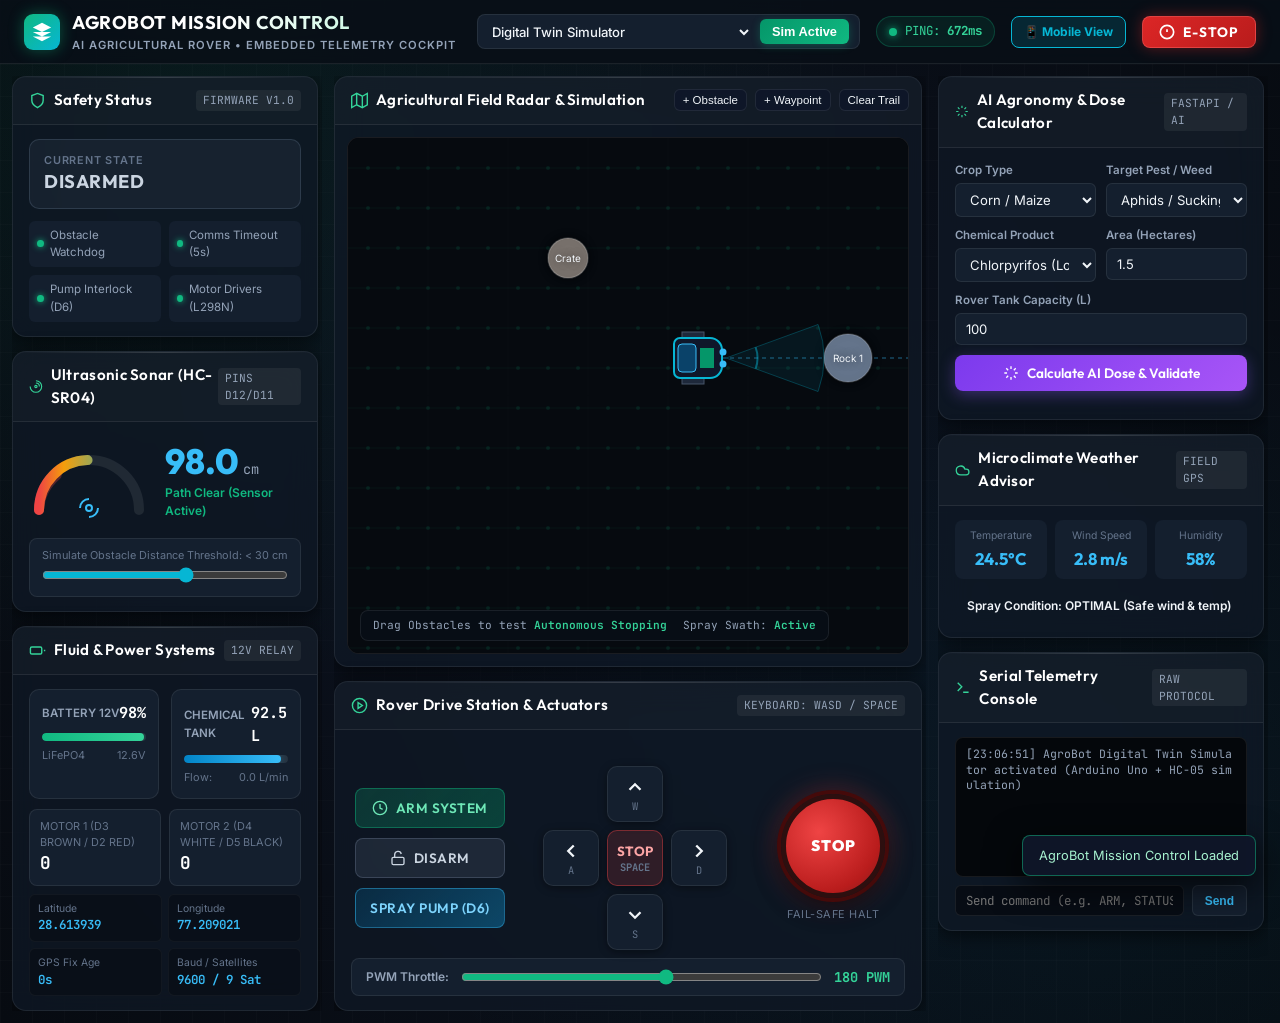
<file: dashboard/index.html>
<!DOCTYPE html>
<html lang="en">
<head>
  <meta charset="UTF-8">
  <meta name="viewport" content="width=device-width, initial-scale=1.0">
  <title>AgroBot Mission Control | AI Agricultural Rover Dashboard</title>
  <meta name="description" content="AI-Powered Agricultural Rover Mission Control & Telemetry Dashboard for remote operation, obstacle detection, GPS tracking, and precision pesticide application.">

  <!-- Google Fonts: Outfit, Inter, JetBrains Mono -->
  <link rel="preconnect" href="https://fonts.googleapis.com">
  <link rel="preconnect" href="https://fonts.gstatic.com" crossorigin>
  <link href="https://fonts.googleapis.com/css2?family=Inter:wght@400;500;600;700&family=JetBrains+Mono:wght@400;600;700&family=Outfit:wght@500;600;700;800;900&display=swap" rel="stylesheet">

  <!-- Core & Component Stylesheets -->
  <link rel="stylesheet" href="css/style.css">
  <link rel="stylesheet" href="css/components.css">
</head>
<body>
  <div class="app-container">
    <!-- ====================================================================
         TOP NAVIGATION & MISSION HEADER
         ==================================================================== -->
    <header class="top-header">
      <div class="brand-section">
        <div class="brand-logo" title="AgroBot AI System">
          <svg viewBox="0 0 24 24">
            <path d="M12 2L2 7l10 5 10-5-10-5zM2 17l10 5 10-5M2 12l10 5 10-5"/>
          </svg>
        </div>
        <div class="brand-title-wrap">
          <h1 class="brand-title">AGROBOT MISSION CONTROL</h1>
          <span class="brand-subtitle">AI Agricultural Rover • Embedded Telemetry Cockpit</span>
        </div>
      </div>

      <div class="header-actions">
        <!-- Connectivity Mode Selector -->
        <div class="connection-selector">
          <label for="connectionModeSelect" style="display:none;">Connection Mode</label>
          <select id="connectionModeSelect" class="connection-select">
            <option value="simulator" selected>Digital Twin Simulator</option>
            <option value="serial">Web Serial USB (Arduino Uno @ 9600)</option>
            <option value="bluetooth">Web Bluetooth (HC-05 Module)</option>
            <option value="websocket">FastAPI Gateway (ws://localhost:8000)</option>
          </select>
          <button id="btnConnect" class="btn-connect" type="button">Sim Active</button>
        </div>

        <!-- Heartbeat / Latency Pill -->
        <div id="heartbeatPill" class="heartbeat-pill">
          <span class="pulse-dot"></span>
          <span>PING: <strong id="heartbeatPing">12ms</strong></span>
        </div>

        <!-- Mobile Cockpit Link -->
        <a href="mobile.html" class="btn-desktop-link" style="background: rgba(6, 182, 212, 0.15); border: 1px solid #06b6d4; color: #06b6d4; padding: 6px 12px; border-radius: 8px; font-size: 12px; font-weight: 700; text-decoration: none; display: flex; align-items: center; gap: 6px;" title="Open Mobile Touch Cockpit">
          📱 Mobile View
        </a>

        <!-- Quick Header E-Stop -->
        <button id="btnEstopHeader" class="btn-estop-header" type="button" title="Instant Emergency Stop Override">
          <svg viewBox="0 0 24 24" fill="none" stroke="currentColor" stroke-width="2.5" width="16" height="16">
            <circle cx="12" cy="12" r="10"/>
            <line x1="12" y1="8" x2="12" y2="12"/>
            <line x1="12" y1="16" x2="12.01" y2="16"/>
          </svg>
          E-STOP
        </button>
      </div>
    </header>

    <!-- ====================================================================
         MAIN VIEWPORT: 3-COLUMN TACTICAL LAYOUT
         ==================================================================== -->
    <main class="dashboard-viewport">
      
      <!-- ------------------------------------------------------------------
           COLUMN 1: TELEMETRY & HARDWARE GAUGES
           ------------------------------------------------------------------ -->
      <section class="col-telemetry" aria-label="Rover Telemetry">
        
        <!-- Safety State Card -->
        <div class="glass-panel">
          <div class="panel-header">
            <h2 class="panel-title">
              <svg viewBox="0 0 24 24" fill="none" stroke="currentColor" stroke-width="2">
                <path d="M12 22s8-4 8-10V5l-8-3-8 3v7c0 6 8 10 8 10z"/>
              </svg>
              Safety Status
            </h2>
            <span class="panel-badge">FIRMWARE V1.0</span>
          </div>
          <div class="panel-body">
            <div id="stateBanner" class="state-banner disarmed">
              <div class="state-meta">
                <span class="state-label">Current State</span>
                <span id="stateValue" class="state-value">DISARMED</span>
              </div>
            </div>

            <div class="system-interlocks">
              <div class="interlock-badge active">
                <span class="interlock-indicator"></span>
                <span>Obstacle Watchdog</span>
              </div>
              <div class="interlock-badge active">
                <span class="interlock-indicator"></span>
                <span>Comms Timeout (5s)</span>
              </div>
              <div class="interlock-badge active">
                <span class="interlock-indicator"></span>
                <span>Pump Interlock (D6)</span>
              </div>
              <div class="interlock-badge active">
                <span class="interlock-indicator"></span>
                <span>Motor Drivers (L298N)</span>
              </div>
            </div>
          </div>
        </div>

        <!-- Ultrasonic Sonar Proximity Card -->
        <div class="glass-panel distance-gauge-card">
          <div class="panel-header">
            <h2 class="panel-title">
              <svg viewBox="0 0 24 24" fill="none" stroke="currentColor" stroke-width="2">
                <path d="M12 2a10 10 0 0 1 10 10c0 5.52-4.48 10-10 10S2 17.52 2 12"/>
                <path d="M12 6a6 6 0 0 1 6 6"/>
                <circle cx="12" cy="12" r="2"/>
              </svg>
              Ultrasonic Sonar (HC-SR04)
            </h2>
            <span class="panel-badge">PINS D12/D11</span>
          </div>
          <div class="panel-body">
            <div class="sonar-display">
              <!-- Radial Sonar Meter Arc -->
              <div class="sonar-arc-wrap">
                <svg class="sonar-arc-svg" viewBox="0 0 120 75">
                  <defs>
                    <linearGradient id="arc-gradient" x1="0%" y1="0%" x2="100%" y2="0%">
                      <stop offset="0%" stop-color="#ef4444"/>
                      <stop offset="25%" stop-color="#f59e0b"/>
                      <stop offset="100%" stop-color="#06b6d4"/>
                    </linearGradient>
                  </defs>
                  <!-- Background Arc (R=50, from 180° to 0°) -->
                  <path class="arc-bg" d="M 10,65 A 50,50 0 0,1 110,65"/>
                  <!-- Danger Zone (first 30cm) -->
                  <path class="arc-danger-zone" d="M 10,65 A 50,50 0 0,1 35,25"/>
                  <!-- Dynamic Fill Arc -->
                  <path id="sonarArcFill" class="arc-fill" d="M 10,65 A 50,50 0 0,1 110,65" stroke-dasharray="157" stroke-dashoffset="60"/>
                </svg>
                <div class="sonar-icon-center">
                  <svg viewBox="0 0 24 24" fill="none" stroke="currentColor" stroke-width="2">
                    <circle cx="12" cy="12" r="3"/>
                    <path d="M3 12a9 9 0 0 1 9-9"/>
                    <path d="M21 12a9 9 0 0 1-9 9"/>
                  </svg>
                </div>
              </div>

              <!-- Distance Numerical Readout -->
              <div class="distance-readout">
                <div class="distance-number-wrap">
                  <span id="sonarNumber" class="distance-number">120.0</span>
                  <span class="distance-unit">cm</span>
                </div>
                <div id="sonarStatus" class="distance-status">Path Clear (Sensor Active)</div>
              </div>
            </div>

            <!-- Obstacle Distance Simulation Slider -->
            <div class="distance-slider-wrap">
              <div class="distance-slider-label">
                <span>Simulate Obstacle Distance</span>
                <span>Threshold: &lt; 30 cm</span>
              </div>
              <input id="simDistanceSlider" class="sonar-slider" type="range" min="5" max="200" value="120" step="1" aria-label="Simulate obstacle distance">
            </div>
          </div>
        </div>

        <!-- Battery & Pesticide Tank Gauges -->
        <div class="glass-panel">
          <div class="panel-header">
            <h2 class="panel-title">
              <svg viewBox="0 0 24 24" fill="none" stroke="currentColor" stroke-width="2">
                <rect x="2" y="7" width="16" height="10" rx="2" ry="2"/>
                <line x1="22" y1="11" x2="22" y2="13"/>
              </svg>
              Fluid & Power Systems
            </h2>
            <span class="panel-badge">12V RELAY</span>
          </div>
          <div class="panel-body">
            <div class="gauges-duo">
              <!-- Battery Level -->
              <div class="sub-gauge-box">
                <div class="sub-gauge-header">
                  <span class="sub-gauge-title">Battery 12V</span>
                  <span id="batteryPct" class="sub-gauge-val">98%</span>
                </div>
                <div class="progress-track">
                  <div id="batteryBar" class="progress-fill battery-fill" style="width: 98%;"></div>
                </div>
                <div class="sub-gauge-meta">
                  <span>LiFePO4</span>
                  <span id="batteryVolt">12.6V</span>
                </div>
              </div>

              <!-- Chemical Spray Tank -->
              <div class="sub-gauge-box">
                <div class="sub-gauge-header">
                  <span class="sub-gauge-title">Chemical Tank</span>
                  <span id="tankLiters" class="sub-gauge-val">92.5 L</span>
                </div>
                <div class="progress-track">
                  <div id="tankBar" class="progress-fill tank-fill" style="width: 92%;"></div>
                </div>
                <div class="sub-gauge-meta">
                  <span>Flow:</span>
                  <span id="tankFlow">0.0 L/min</span>
                </div>
              </div>
            </div>

            <!-- Dual Motor Drivers Tachometer -->
            <div class="motor-tach-grid">
              <div class="motor-tach">
                <div class="motor-tach-name">Motor 1 (D3 Brown / D2 Red)</div>
                <div id="motorLeftPwm" class="motor-tach-pwm">0 PWM</div>
              </div>
              <div class="motor-tach">
                <div class="motor-tach-name">Motor 2 (D4 White / D5 Black)</div>
                <div id="motorRightPwm" class="motor-tach-pwm">0 PWM</div>
              </div>
            </div>

            <!-- GPS Positioning Subcard -->
            <div class="gps-info-grid">
              <div class="gps-cell">
                <div class="gps-cell-label">Latitude</div>
                <div id="gpsLat" class="gps-cell-value">28.613939°</div>
              </div>
              <div class="gps-cell">
                <div class="gps-cell-label">Longitude</div>
                <div id="gpsLon" class="gps-cell-value">77.209021°</div>
              </div>
              <div class="gps-cell">
                <div class="gps-cell-label">GPS Fix Age</div>
                <div id="gpsAge" class="gps-cell-value">0s</div>
              </div>
              <div class="gps-cell">
                <div class="gps-cell-label">Baud / Satellites</div>
                <div class="gps-cell-value">9600 / 9 Sat</div>
              </div>
            </div>
          </div>
        </div>

      </section>

      <!-- ------------------------------------------------------------------
           COLUMN 2: FIELD RADAR CANVAS & TACTICAL DRIVE STATION
           ------------------------------------------------------------------ -->
      <section class="col-drive-station" aria-label="Drive Station and Radar">
        
        <!-- Interactive 2D Field Radar Canvas -->
        <div class="glass-panel" style="flex: 1; display: flex; flex-direction: column;">
          <div class="panel-header">
            <h2 class="panel-title">
              <svg viewBox="0 0 24 24" fill="none" stroke="currentColor" stroke-width="2">
                <polygon points="1 6 1 22 8 18 16 22 23 18 23 2 16 6 8 2 1 6"/>
                <line x1="8" y1="2" x2="8" y2="18"/>
                <line x1="16" y1="6" x2="16" y2="22"/>
              </svg>
              Agricultural Field Radar & Simulation
            </h2>
            <div class="canvas-overlay-controls">
              <button id="btnAddObstacle" class="btn-canvas-tool" type="button" title="Add obstacle rock to field">
                + Obstacle
              </button>
              <button id="btnAddWaypoint" class="btn-canvas-tool" type="button" title="Set navigation waypoint">
                + Waypoint
              </button>
              <button id="btnClearSwath" class="btn-canvas-tool" type="button" title="Clear spray swath trail">
                Clear Trail
              </button>
            </div>
          </div>

          <div class="panel-body" style="flex: 1; padding: 12px; display: flex; flex-direction: column;">
            <div class="field-canvas-container" style="flex: 1;">
              <canvas id="fieldRadarCanvas"></canvas>
              <div class="canvas-telemetry-hud">
                <div>Drag Obstacles to test <span>Autonomous Stopping</span></div>
                <div>Spray Swath: <span id="swathAreaDisplay">Active</span></div>
              </div>
            </div>
          </div>
        </div>

        <!-- Tactical Drive Cockpit -->
        <div class="glass-panel drive-station-panel">
          <div class="panel-header">
            <h2 class="panel-title">
              <svg viewBox="0 0 24 24" fill="none" stroke="currentColor" stroke-width="2">
                <circle cx="12" cy="12" r="10"/>
                <polygon points="10 8 16 12 10 16 10 8"/>
              </svg>
              Rover Drive Station & Actuators
            </h2>
            <span class="panel-badge">KEYBOARD: WASD / SPACE</span>
          </div>

          <div class="panel-body">
            <div class="drive-controls-row">
              
              <!-- System Power & Arming Actions -->
              <div class="system-actions-col">
                <button id="btnArm" class="btn-action btn-arm" type="button">
                  <svg viewBox="0 0 24 24" fill="none" stroke="currentColor" stroke-width="2" width="16" height="16">
                    <circle cx="12" cy="12" r="10"/>
                    <path d="M12 6v6l4 2"/>
                  </svg>
                  ARM SYSTEM
                </button>
                <button id="btnDisarm" class="btn-action btn-disarm" type="button">
                  <svg viewBox="0 0 24 24" fill="none" stroke="currentColor" stroke-width="2" width="16" height="16">
                    <rect x="3" y="11" width="18" height="11" rx="2" ry="2"/>
                    <path d="M7 11V7a5 5 0 0 1 9.9-1"/>
                  </svg>
                  DISARM
                </button>
                <button id="btnPump" class="btn-action btn-pump" type="button">
                  SPRAY PUMP (D6)
                </button>
              </div>

              <!-- Directional D-Pad -->
              <div class="dpad-container">
                <div class="dpad-grid">
                  <div></div>
                  <button id="btnDpadForward" class="btn-dpad" type="button" aria-label="Drive Forward">
                    <svg viewBox="0 0 24 24" fill="none" stroke="currentColor" stroke-width="2.5">
                      <polyline points="18 15 12 9 6 15"/>
                    </svg>
                    <span class="key-hint">W</span>
                  </button>
                  <div></div>

                  <button id="btnDpadLeft" class="btn-dpad" type="button" aria-label="Turn Left">
                    <svg viewBox="0 0 24 24" fill="none" stroke="currentColor" stroke-width="2.5">
                      <polyline points="15 18 9 12 15 6"/>
                    </svg>
                    <span class="key-hint">A</span>
                  </button>

                  <button id="btnDpadStop" class="btn-dpad stop-center" type="button" aria-label="Stop Rover">
                    STOP
                    <span class="key-hint">SPACE</span>
                  </button>

                  <button id="btnDpadRight" class="btn-dpad" type="button" aria-label="Turn Right">
                    <svg viewBox="0 0 24 24" fill="none" stroke="currentColor" stroke-width="2.5">
                      <polyline points="9 18 15 12 9 6"/>
                    </svg>
                    <span class="key-hint">D</span>
                  </button>

                  <div></div>
                  <button id="btnDpadReverse" class="btn-dpad" type="button" aria-label="Drive Reverse">
                    <svg viewBox="0 0 24 24" fill="none" stroke="currentColor" stroke-width="2.5">
                      <polyline points="6 9 12 15 18 9"/>
                    </svg>
                    <span class="key-hint">S</span>
                  </button>
                  <div></div>
                </div>
              </div>

              <!-- Giant Tactile Emergency Stop Button -->
              <div class="estop-module">
                <button id="estopGiantBtn" class="estop-giant-btn" type="button" aria-label="Emergency Stop">
                  <span>STOP</span>
                </button>
                <span class="estop-subtext">FAIL-SAFE HALT</span>
              </div>

            </div>

            <!-- PWM Motor Speed Throttle Slider -->
            <div class="throttle-strip">
              <span class="throttle-label">PWM Throttle:</span>
              <input id="speedSlider" class="throttle-slider" type="range" min="80" max="255" value="180" step="5" aria-label="Motor Speed PWM">
              <span id="speedValBadge" class="throttle-val-badge">180 PWM</span>
            </div>
          </div>
        </div>

      </section>

      <!-- ------------------------------------------------------------------
           COLUMN 3: AI AGRONOMY & SERIAL CONSOLE
           ------------------------------------------------------------------ -->
      <section class="col-ai-terminal" aria-label="AI Agronomy and Terminal">
        
        <!-- AI Agronomic Dose Calculator -->
        <div class="glass-panel">
          <div class="panel-header">
            <h2 class="panel-title">
              <svg viewBox="0 0 24 24" fill="none" stroke="currentColor" stroke-width="2">
                <path d="M12 2v4M12 18v4M4.93 4.93l2.83 2.83M16.24 16.24l2.83 2.83M2 12h4M18 12h4M4.93 19.07l2.83-2.83M16.24 7.76l2.83-2.83"/>
              </svg>
              AI Agronomy & Dose Calculator
            </h2>
            <span class="panel-badge">FASTAPI / AI</span>
          </div>

          <div class="panel-body">
            <form id="agronomyForm" class="ai-form-group">
              <div class="form-row">
                <div>
                  <label for="cropSelect" class="form-label">Crop Type</label>
                  <select id="cropSelect" class="form-select">
                    <option value="wheat">Wheat</option>
                    <option value="corn" selected>Corn / Maize</option>
                    <option value="rice">Paddy Rice</option>
                    <option value="cotton">Cotton</option>
                    <option value="soybean">Soybean</option>
                    <option value="tomato">Tomato</option>
                  </select>
                </div>
                <div>
                  <label for="pestSelect" class="form-label">Target Pest / Weed</label>
                  <select id="pestSelect" class="form-select">
                    <option value="aphids" selected>Aphids / Sucking Pests</option>
                    <option value="armyworm">Fall Armyworm</option>
                    <option value="broadleaf_weeds">Broadleaf Weeds</option>
                    <option value="blight">Early / Late Blight</option>
                    <option value="rust">Rust Fungus</option>
                  </select>
                </div>
              </div>

              <div class="form-row">
                <div>
                  <label for="pesticideSelect" class="form-label">Chemical Product</label>
                  <select id="pesticideSelect" class="form-select">
                    <option value="chlorpyrifos" selected>Chlorpyrifos (Lorsban)</option>
                    <option value="glyphosate">Glyphosate (Roundup)</option>
                    <option value="mancozeb">Mancozeb (Dithane)</option>
                    <option value="imidacloprid">Imidacloprid (Confidor)</option>
                  </select>
                </div>
                <div>
                  <label for="areaInput" class="form-label">Area (Hectares)</label>
                  <input id="areaInput" class="form-input" type="number" min="0.1" max="100" step="0.1" value="1.5">
                </div>
              </div>

              <div>
                <label for="tankCapacityInput" class="form-label">Rover Tank Capacity (L)</label>
                <input id="tankCapacityInput" class="form-input" type="number" min="10" max="1000" step="5" value="100">
              </div>

              <button class="btn-ai-calculate" type="submit">
                <svg viewBox="0 0 24 24" fill="none" stroke="currentColor" stroke-width="2" width="16" height="16">
                  <path d="M12 2v4M12 18v4M4.93 4.93l2.83 2.83M16.24 16.24l2.83 2.83M2 12h4M18 12h4M4.93 19.07l2.83-2.83M16.24 7.76l2.83-2.83"/>
                </svg>
                Calculate AI Dose & Validate
              </button>
            </form>

            <!-- Results Card -->
            <div id="aiResultsCard" class="ai-results-card">
              <div class="ai-result-row">
                <span class="ai-result-key">Total Chemical:</span>
                <span id="resProductAmount" class="ai-result-val">1.13 L</span>
              </div>
              <div class="ai-result-row">
                <span class="ai-result-key">Carrier Water:</span>
                <span id="resSolutionVolume" class="ai-result-val">300.0 L</span>
              </div>
              <div class="ai-result-row">
                <span class="ai-result-key">Refill Cycles:</span>
                <span id="resTanksCount" class="ai-result-val">3 tank(s)</span>
              </div>
              <div class="ai-result-row">
                <span class="ai-result-key">Product/Tank:</span>
                <span id="resProductPerTank" class="ai-result-val">0.38 L/tank</span>
              </div>
              <div class="ai-result-row">
                <span class="ai-result-key">Drift Safety Risk:</span>
                <span id="resDriftRisk" class="ai-result-val" style="color: #6ee7b7;">Low (&lt; 2.0 bar)</span>
              </div>
            </div>
          </div>
        </div>

        <!-- Microclimate Weather & Spray Conditions -->
        <div class="glass-panel">
          <div class="panel-header">
            <h2 class="panel-title">
              <svg viewBox="0 0 24 24" fill="none" stroke="currentColor" stroke-width="2">
                <path d="M17.5 19H9a7 7 0 1 1 6.71-9h1.79a4.5 4.5 0 1 1 0 9Z"/>
              </svg>
              Microclimate Weather Advisor
            </h2>
            <span class="panel-badge">FIELD GPS</span>
          </div>

          <div class="panel-body weather-card-content">
            <div class="weather-stats-grid">
              <div class="weather-stat-box">
                <span class="weather-stat-label">Temperature</span>
                <span id="weatherTemp" class="weather-stat-val">24.5°C</span>
              </div>
              <div class="weather-stat-box">
                <span class="weather-stat-label">Wind Speed</span>
                <span id="weatherWind" class="weather-stat-val">2.8 m/s</span>
              </div>
              <div class="weather-stat-box">
                <span class="weather-stat-label">Humidity</span>
                <span id="weatherHum" class="weather-stat-val">58%</span>
              </div>
            </div>

            <div id="weatherSafetyPill" class="spray-safety-pill safe">
              Spray Condition: OPTIMAL (Safe wind & temp)
            </div>
          </div>
        </div>

        <!-- Live Serial Console & Packet Terminal -->
        <div class="glass-panel">
          <div class="panel-header">
            <h2 class="panel-title">
              <svg viewBox="0 0 24 24" fill="none" stroke="currentColor" stroke-width="2">
                <polyline points="4 17 10 11 4 5"/>
                <line x1="12" y1="19" x2="20" y2="19"/>
              </svg>
              Serial Telemetry Console
            </h2>
            <span class="panel-badge">RAW PROTOCOL</span>
          </div>

          <div class="panel-body console-box-container">
            <div id="consoleLog" class="console-log-box" aria-live="polite"></div>
            
            <div class="console-input-row">
              <label for="consoleCmdInput" style="display:none;">Serial Command Input</label>
              <input id="consoleCmdInput" class="console-input" type="text" placeholder="Send command (e.g. ARM, STATUS, FORWARD)...">
              <button id="btnConsoleSend" class="btn-console-send" type="button">Send</button>
            </div>
          </div>
        </div>

      </section>

    </main>

    <!-- Floating Toast Notifications Container -->
    <div id="toastContainer" class="toast-container" aria-live="assertive"></div>
  </div>

  <!-- Main Application Script (ES Module) -->
  <script type="module" src="js/app.js"></script>
</body>
</html>
</file>
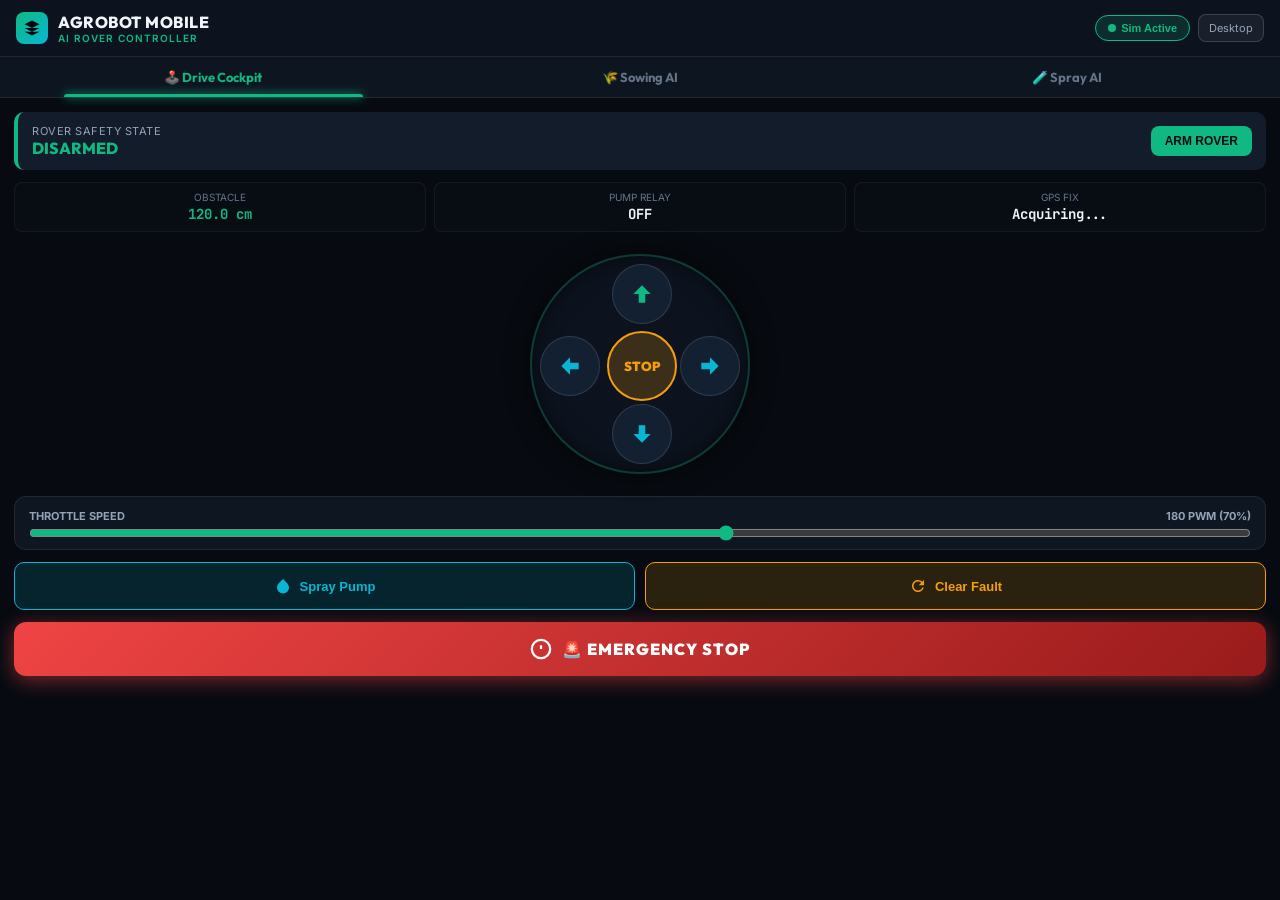
<file: dashboard/mobile.html>
<!DOCTYPE html>
<html lang="en">
<head>
  <meta charset="UTF-8">
  <meta name="viewport" content="width=device-width, initial-scale=1.0, maximum-scale=1.0, user-scalable=no">
  <title>AgroBot Mobile Controller | Bluetooth & Telemetry</title>
  <meta name="description" content="Mobile tactile drive pad and telemetry monitor for AgroBot AI agricultural rover via HC-05 Bluetooth and WebSocket.">
  <meta name="theme-color" content="#070b11">

  <!-- Google Fonts: Outfit, Inter, JetBrains Mono -->
  <link rel="preconnect" href="https://fonts.googleapis.com">
  <link rel="preconnect" href="https://fonts.gstatic.com" crossorigin>
  <link href="https://fonts.googleapis.com/css2?family=Inter:wght@400;500;600;700&family=JetBrains+Mono:wght@500;700&family=Outfit:wght@600;700;800;900&display=swap" rel="stylesheet">

  <style>
    * {
      box-sizing: border-box;
      margin: 0;
      padding: 0;
      -webkit-tap-highlight-color: transparent;
      user-select: none;
    }

    body {
      background: #070b11;
      color: #f1f5f9;
      font-family: 'Inter', -apple-system, sans-serif;
      overflow-x: hidden;
      min-height: 100vh;
      display: flex;
      flex-direction: column;
    }

    /* Mobile Header */
    .mobile-header {
      background: rgba(13, 21, 32, 0.95);
      backdrop-filter: blur(12px);
      border-bottom: 1px solid rgba(255, 255, 255, 0.08);
      padding: 12px 16px;
      display: flex;
      justify-content: space-between;
      align-items: center;
      position: sticky;
      top: 0;
      z-index: 100;
    }

    .brand-group {
      display: flex;
      align-items: center;
      gap: 10px;
    }

    .brand-icon {
      width: 32px;
      height: 32px;
      background: linear-gradient(135deg, #10b981, #06b6d4);
      border-radius: 8px;
      display: flex;
      align-items: center;
      justify-content: center;
    }

    .brand-icon svg {
      width: 18px;
      height: 18px;
      fill: #070b11;
    }

    .brand-title {
      font-family: 'Outfit', sans-serif;
      font-size: 16px;
      font-weight: 800;
      letter-spacing: 0.5px;
    }

    .brand-tag {
      font-size: 10px;
      color: #10b981;
      font-weight: 600;
      letter-spacing: 1px;
    }

    .header-actions {
      display: flex;
      align-items: center;
      gap: 8px;
    }

    .btn-conn {
      background: rgba(16, 185, 129, 0.15);
      border: 1px solid #10b981;
      color: #10b981;
      padding: 6px 12px;
      border-radius: 20px;
      font-size: 11px;
      font-weight: 700;
      display: flex;
      align-items: center;
      gap: 5px;
      cursor: pointer;
    }

    .btn-conn.disconnected {
      background: rgba(239, 68, 68, 0.15);
      border-color: #ef4444;
      color: #ef4444;
    }

    .btn-desktop {
      background: rgba(255, 255, 255, 0.06);
      border: 1px solid rgba(255, 255, 255, 0.15);
      color: #94a3b8;
      padding: 6px 10px;
      border-radius: 8px;
      font-size: 11px;
      text-decoration: none;
    }

    /* Tab Selector */
    .tab-bar {
      display: flex;
      background: #0d1520;
      border-bottom: 1px solid rgba(255, 255, 255, 0.08);
    }

    .tab-btn {
      flex: 1;
      padding: 12px 8px;
      background: none;
      border: none;
      color: #64748b;
      font-family: 'Outfit', sans-serif;
      font-weight: 700;
      font-size: 13px;
      cursor: pointer;
      position: relative;
    }

    .tab-btn.active {
      color: #10b981;
    }

    .tab-btn.active::after {
      content: '';
      position: absolute;
      bottom: 0;
      left: 15%;
      width: 70%;
      height: 3px;
      background: #10b981;
      border-radius: 3px 3px 0 0;
      box-shadow: 0 0 10px #10b981;
    }

    /* Content Area */
    .tab-content {
      padding: 14px;
      flex: 1;
      display: none;
    }

    .tab-content.active {
      display: flex;
      flex-direction: column;
      gap: 12px;
    }

    /* Cards */
    .mobile-card {
      background: rgba(15, 25, 38, 0.8);
      border: 1px solid rgba(255, 255, 255, 0.08);
      border-radius: 12px;
      padding: 12px 14px;
    }

    /* State Pill Banner */
    .state-banner {
      display: flex;
      justify-content: space-between;
      align-items: center;
      padding: 12px 14px;
      background: rgba(20, 31, 46, 0.9);
      border-radius: 10px;
      border-left: 4px solid #10b981;
    }

    .state-banner.warning {
      border-left-color: #f59e0b;
    }

    .state-banner.danger {
      border-left-color: #ef4444;
    }

    .state-label {
      font-size: 11px;
      color: #94a3b8;
      text-transform: uppercase;
      letter-spacing: 0.5px;
    }

    .state-title {
      font-family: 'Outfit', sans-serif;
      font-size: 16px;
      font-weight: 800;
      color: #10b981;
    }

    .btn-arm-sm {
      background: #10b981;
      color: #070b11;
      border: none;
      padding: 8px 14px;
      border-radius: 8px;
      font-weight: 800;
      font-size: 12px;
      cursor: pointer;
    }

    /* Sensor Grid */
    .sensor-grid {
      display: grid;
      grid-template-columns: 1fr 1fr 1fr;
      gap: 8px;
      text-align: center;
    }

    .sensor-item {
      background: rgba(9, 15, 23, 0.6);
      padding: 8px;
      border-radius: 8px;
      border: 1px solid rgba(255, 255, 255, 0.05);
    }

    .sensor-item-label {
      font-size: 10px;
      color: #64748b;
      margin-bottom: 2px;
    }

    .sensor-item-val {
      font-family: 'JetBrains Mono', monospace;
      font-size: 14px;
      font-weight: 700;
      color: #f1f5f9;
    }

    .sensor-item-val.highlight {
      color: #10b981;
    }

    .sensor-item-val.warning {
      color: #f59e0b;
    }

    .sensor-item-val.danger {
      color: #ef4444;
    }

    /* Tactile Thumb D-Pad */
    .dpad-container {
      display: flex;
      justify-content: center;
      align-items: center;
      padding: 10px 0;
    }

    .dpad-circle {
      width: 220px;
      height: 220px;
      background: rgba(13, 21, 32, 0.95);
      border: 2px solid rgba(16, 185, 129, 0.25);
      border-radius: 50%;
      position: relative;
      box-shadow: 0 0 25px rgba(0, 0, 0, 0.8), inset 0 0 20px rgba(0, 0, 0, 0.6);
    }

    .dpad-btn {
      position: absolute;
      width: 60px;
      height: 60px;
      background: rgba(22, 36, 54, 0.85);
      border: 1px solid rgba(255, 255, 255, 0.12);
      border-radius: 50%;
      color: #f1f5f9;
      display: flex;
      align-items: center;
      justify-content: center;
      cursor: pointer;
      touch-action: manipulation;
      transition: all 0.1s ease;
    }

    .dpad-btn:active {
      background: rgba(16, 185, 129, 0.35);
      border-color: #10b981;
      transform: scale(0.92);
      box-shadow: 0 0 15px rgba(16, 185, 129, 0.5);
    }

    .dpad-btn svg {
      width: 26px;
      height: 26px;
      fill: currentColor;
    }

    .dpad-up    { top: 8px; left: 80px; color: #10b981; }
    .dpad-down  { bottom: 8px; left: 80px; color: #06b6d4; }
    .dpad-left  { top: 80px; left: 8px; color: #06b6d4; }
    .dpad-right { top: 80px; right: 8px; color: #06b6d4; }

    .dpad-center {
      position: absolute;
      top: 75px;
      left: 75px;
      width: 70px;
      height: 70px;
      background: rgba(245, 158, 11, 0.2);
      border: 2px solid #f59e0b;
      border-radius: 50%;
      color: #f59e0b;
      font-family: 'Outfit', sans-serif;
      font-weight: 900;
      font-size: 13px;
      display: flex;
      align-items: center;
      justify-content: center;
      cursor: pointer;
    }

    .dpad-center:active {
      background: #f59e0b;
      color: #070b11;
      transform: scale(0.92);
    }

    /* Speed Slider */
    .slider-row {
      display: flex;
      flex-direction: column;
      gap: 6px;
    }

    .slider-header {
      display: flex;
      justify-content: space-between;
      font-size: 11px;
      color: #94a3b8;
      font-weight: 700;
    }

    .speed-slider {
      width: 100%;
      height: 8px;
      border-radius: 4px;
      background: #141f2e;
      outline: none;
      accent-color: #10b981;
    }

    /* Action Buttons */
    .btn-action-row {
      display: grid;
      grid-template-columns: 1fr 1fr;
      gap: 10px;
    }

    .btn-pump {
      background: rgba(6, 182, 212, 0.15);
      border: 1px solid #06b6d4;
      color: #06b6d4;
      padding: 14px 10px;
      border-radius: 10px;
      font-weight: 800;
      font-size: 13px;
      display: flex;
      align-items: center;
      justify-content: center;
      gap: 8px;
      cursor: pointer;
    }

    .btn-pump.active {
      background: #06b6d4;
      color: #070b11;
      box-shadow: 0 0 20px rgba(6, 182, 212, 0.5);
    }

    .btn-clear {
      background: rgba(245, 158, 11, 0.15);
      border: 1px solid #f59e0b;
      color: #f59e0b;
      padding: 14px 10px;
      border-radius: 10px;
      font-weight: 800;
      font-size: 13px;
      display: flex;
      align-items: center;
      justify-content: center;
      gap: 8px;
      cursor: pointer;
    }

    .btn-estop-mobile {
      background: linear-gradient(135deg, #ef4444, #991b1b);
      color: #ffffff;
      border: none;
      padding: 16px;
      border-radius: 12px;
      font-family: 'Outfit', sans-serif;
      font-weight: 900;
      font-size: 16px;
      letter-spacing: 1px;
      display: flex;
      align-items: center;
      justify-content: center;
      gap: 10px;
      cursor: pointer;
      box-shadow: 0 4px 20px rgba(239, 68, 68, 0.5);
    }

    .btn-estop-mobile:active {
      transform: scale(0.97);
    }

    /* Calculator Form */
    .form-group {
      display: flex;
      flex-direction: column;
      gap: 4px;
      margin-bottom: 10px;
    }

    .form-group label {
      font-size: 11px;
      color: #94a3b8;
      font-weight: 600;
    }

    .form-group input, .form-group select {
      background: #090f17;
      border: 1px solid rgba(255, 255, 255, 0.12);
      border-radius: 8px;
      color: #f1f5f9;
      padding: 10px 12px;
      font-size: 14px;
      outline: none;
    }

    .form-group input:focus, .form-group select:focus {
      border-color: #10b981;
    }

    .btn-calc {
      background: #10b981;
      color: #070b11;
      border: none;
      padding: 12px;
      border-radius: 8px;
      font-weight: 800;
      font-size: 14px;
      cursor: pointer;
      width: 100%;
      margin-top: 6px;
    }

    .calc-result-box {
      background: rgba(16, 185, 129, 0.1);
      border: 1px solid rgba(16, 185, 129, 0.3);
      border-radius: 10px;
      padding: 12px;
      margin-top: 12px;
      font-size: 13px;
      line-height: 1.6;
    }

    /* Bluetooth Select Modal */
    .modal-overlay {
      position: fixed;
      inset: 0;
      background: rgba(0, 0, 0, 0.85);
      backdrop-filter: blur(8px);
      z-index: 200;
      display: none;
      align-items: center;
      justify-content: center;
      padding: 20px;
    }

    .modal-overlay.active {
      display: flex;
    }

    .modal-card {
      background: #0d1520;
      border: 1px solid rgba(255, 255, 255, 0.12);
      border-radius: 16px;
      width: 100%;
      max-width: 360px;
      padding: 20px;
    }

    .modal-title {
      font-family: 'Outfit', sans-serif;
      font-size: 17px;
      font-weight: 800;
      margin-bottom: 12px;
    }

    .conn-option-btn {
      width: 100%;
      padding: 12px 14px;
      background: rgba(255, 255, 255, 0.05);
      border: 1px solid rgba(255, 255, 255, 0.1);
      border-radius: 10px;
      color: #f1f5f9;
      font-weight: 700;
      font-size: 13px;
      display: flex;
      align-items: center;
      gap: 10px;
      margin-bottom: 8px;
      cursor: pointer;
    }

    .conn-option-btn:hover {
      background: rgba(16, 185, 129, 0.15);
      border-color: #10b981;
      color: #10b981;
    }

    .btn-close-modal {
      width: 100%;
      padding: 10px;
      background: none;
      border: 1px solid rgba(255, 255, 255, 0.15);
      border-radius: 8px;
      color: #94a3b8;
      font-weight: 600;
      margin-top: 8px;
      cursor: pointer;
    }
  </style>
</head>
<body>

  <!-- Mobile Top Header -->
  <header class="mobile-header">
    <div class="brand-group">
      <div class="brand-icon">
        <svg viewBox="0 0 24 24"><path d="M12 2L2 7l10 5 10-5-10-5zM2 17l10 5 10-5M2 12l10 5 10-5"/></svg>
      </div>
      <div>
        <div class="brand-title">AGROBOT MOBILE</div>
        <div class="brand-tag">AI ROVER CONTROLLER</div>
      </div>
    </div>

    <div class="header-actions">
      <button id="btnConnModal" class="btn-conn">
        <span id="connDot" style="width: 8px; height: 8px; border-radius: 50%; background: #10b981;"></span>
        <span id="connLabel">Sim Active</span>
      </button>
      <a href="index.html" class="btn-desktop" title="Open Desktop Dashboard">Desktop</a>
    </div>
  </header>

  <!-- Navigation Tabs -->
  <nav class="tab-bar">
    <button class="tab-btn active" onclick="switchTab('drive')">🕹️ Drive Cockpit</button>
    <button class="tab-btn" onclick="switchTab('sowing')">🌾 Sowing AI</button>
    <button class="tab-btn" onclick="switchTab('pesticide')">🧪 Spray AI</button>
  </nav>

  <!-- TAB 1: Rover Drive Cockpit -->
  <main id="tab-drive" class="tab-content active">

    <!-- State Banner -->
    <div id="mStateBanner" class="state-banner">
      <div>
        <div class="state-label">ROVER SAFETY STATE</div>
        <div id="mStateVal" class="state-title">DISARMED</div>
      </div>
      <button id="btnArmToggle" class="btn-arm-sm">ARM ROVER</button>
    </div>

    <!-- Sensor Metrics Grid -->
    <div class="sensor-grid">
      <div class="sensor-item">
        <div class="sensor-item-label">OBSTACLE</div>
        <div id="mSonarVal" class="sensor-item-val highlight">150.0 cm</div>
      </div>
      <div class="sensor-item">
        <div class="sensor-item-label">PUMP RELAY</div>
        <div id="mPumpVal" class="sensor-item-val">OFF</div>
      </div>
      <div class="sensor-item">
        <div class="sensor-item-label">GPS FIX</div>
        <div id="mGpsVal" class="sensor-item-val">Acquiring...</div>
      </div>
    </div>

    <!-- Tactile Thumb D-Pad -->
    <div class="dpad-container">
      <div class="dpad-circle">
        <!-- Up / Forward -->
        <button id="mBtnUp" class="dpad-btn dpad-up" aria-label="Forward">
          <svg viewBox="0 0 24 24"><path d="M12 4l-8 8h5v8h6v-8h5z"/></svg>
        </button>

        <!-- Down / Reverse -->
        <button id="mBtnDown" class="dpad-btn dpad-down" aria-label="Reverse">
          <svg viewBox="0 0 24 24"><path d="M12 20l8-8h-5V4h-6v8H4z"/></svg>
        </button>

        <!-- Left -->
        <button id="mBtnLeft" class="dpad-btn dpad-left" aria-label="Turn Left">
          <svg viewBox="0 0 24 24"><path d="M4 12l8-8v5h8v6h-8v5z"/></svg>
        </button>

        <!-- Right -->
        <button id="mBtnRight" class="dpad-btn dpad-right" aria-label="Turn Right">
          <svg viewBox="0 0 24 24"><path d="M20 12l-8 8v-5H4v-6h8V4z"/></svg>
        </button>

        <!-- Center STOP -->
        <button id="mBtnStop" class="dpad-center" aria-label="Stop">
          STOP
        </button>
      </div>
    </div>

    <!-- Speed Slider -->
    <div class="mobile-card slider-row">
      <div class="slider-header">
        <span>THROTTLE SPEED</span>
        <span id="mSpeedLabel">180 PWM (70%)</span>
      </div>
      <input type="range" id="mSpeedSlider" class="speed-slider" min="80" max="255" value="180">
    </div>

    <!-- Action Buttons -->
    <div class="btn-action-row">
      <button id="mBtnPumpToggle" class="btn-pump">
        <svg width="18" height="18" viewBox="0 0 24 24" fill="currentColor"><path d="M12 2.69l5.66 5.66a8 8 0 1 1-11.31 0z"/></svg>
        <span id="mPumpBtnLabel">Spray Pump</span>
      </button>

      <button id="mBtnClearFault" class="btn-clear">
        <svg width="18" height="18" viewBox="0 0 24 24" fill="currentColor"><path d="M17.65 6.35A7.958 7.958 0 0 0 12 4c-4.42 0-7.99 3.58-7.99 8s3.57 8 7.99 8c3.73 0 6.84-2.55 7.73-6h-2.08A5.99 5.99 0 0 1 12 18c-3.31 0-6-2.69-6-6s2.69-6 6-6c1.66 0 3.14.69 4.22 1.78L13 11h7V4l-2.35 2.35z"/></svg>
        <span>Clear Fault</span>
      </button>
    </div>

    <!-- Giant E-Stop Button -->
    <button id="mBtnEstop" class="btn-estop-mobile">
      <svg width="22" height="22" viewBox="0 0 24 24" fill="none" stroke="currentColor" stroke-width="2.5"><circle cx="12" cy="12" r="10"/><line x1="12" y1="8" x2="12" y2="12"/><line x1="12" y1="16" x2="12.01" y2="16"/></svg>
      🚨 EMERGENCY STOP
    </button>
  </main>

  <!-- TAB 2: AI Sowing & Seed Estimation (idea.txt Section 9) -->
  <section id="tab-sowing" class="tab-content">
    <div class="mobile-card">
      <h3 style="font-family:'Outfit',sans-serif; margin-bottom:4px;">🌾 AI Crop Sowing Estimator</h3>
      <p style="font-size:11px; color:#64748b; margin-bottom:12px;">Calculates seed mass and row distance (idea.txt Section 9)</p>

      <div class="form-group">
        <label>Crop Species</label>
        <input type="text" id="sowCrop" value="Wheat">
      </div>

      <div class="form-group">
        <label>Field Area (Hectares)</label>
        <input type="number" id="sowArea" value="0.5" step="0.1">
      </div>

      <div class="form-group">
        <label>Recommended Seed Rate (kg / ha)</label>
        <input type="number" id="sowRate" value="100.0" step="5">
      </div>

      <div class="form-group">
        <label>Expected Germination Rate (%)</label>
        <input type="number" id="sowGerm" value="85" min="10" max="100">
      </div>

      <button id="btnCalcSow" class="btn-calc">Calculate Seed Quantity</button>

      <div id="sowResultBox" class="calc-result-box" style="display:none;"></div>
    </div>
  </section>

  <!-- TAB 3: Pesticide Spray Planning (idea.txt Section 7 & 10) -->
  <section id="tab-pesticide" class="tab-content">
    <div class="mobile-card">
      <h3 style="font-family:'Outfit',sans-serif; margin-bottom:4px;">🧪 Pesticide Dosage Calculator</h3>
      <p style="font-size:11px; color:#64748b; margin-bottom:12px;">Deterministic spray mixture & tank refills</p>

      <div class="form-group">
        <label>Pesticide Product</label>
        <select id="pestProduct">
          <option value="glyphosate">Glyphosate (Roundup 480 SL) - 1.5 L/ha</option>
          <option value="chlorpyrifos">Chlorpyrifos (Lorsban 50 EC) - 0.75 L/ha</option>
          <option value="mancozeb">Mancozeb (Dithane M-45) - 2.0 kg/ha</option>
        </select>
      </div>

      <div class="form-group">
        <label>Field Area (Hectares)</label>
        <input type="number" id="pestArea" value="0.5" step="0.1">
      </div>

      <div class="form-group">
        <label>AgroBot Tank Capacity (Liters)</label>
        <input type="number" id="pestTank" value="20" step="5">
      </div>

      <button id="btnCalcPest" class="btn-calc">Calculate Spray Solution</button>

      <div id="pestResultBox" class="calc-result-box" style="display:none;"></div>
    </div>
  </section>

  <!-- Connection Options Modal -->
  <div id="connModal" class="modal-overlay">
    <div class="modal-card">
      <div class="modal-title">Select Connection Method</div>

      <button class="conn-option-btn" onclick="selectConnectionMode('bluetooth')">
        <svg width="20" height="20" viewBox="0 0 24 24" fill="currentColor"><path d="M17.71 7.71L12 2h-1v7.59L6.41 5 5 6.41 10.59 12 5 17.59 6.41 19 11 14.41V22h1l5.71-5.71-4.3-4.29 4.3-4.29zM13 5.83l1.88 1.88L13 9.59V5.83zm1.88 10.46L13 18.17v-3.76l1.88 1.88z"/></svg>
        <span>HC-05 Bluetooth (Web Bluetooth)</span>
      </button>

      <button class="conn-option-btn" onclick="selectConnectionMode('websocket')">
        <svg width="20" height="20" viewBox="0 0 24 24" fill="currentColor"><path d="M12 2C6.48 2 2 6.48 2 12s4.48 10 10 10 10-4.48 10-10S17.52 2 12 2zm-1 17.93c-3.95-.49-7-3.85-7-7.93 0-.62.08-1.21.21-1.79L9 15v1c0 1.1.9 2 2 2v1.93zm6.9-2.54c-.26-.81-1-1.39-1.9-1.39h-1v-3c0-.55-.45-1-1-1H8v-2h2c.55 0 1-.45 1-1V7h2c1.1 0 2-.9 2-2v-.41c2.93 1.19 5 4.06 5 7.41 0 2.08-.8 3.97-2.1 5.39z"/></svg>
        <span>FastAPI Wi-Fi Gateway (WebSocket)</span>
      </button>

      <button class="conn-option-btn" onclick="selectConnectionMode('serial')">
        <svg width="20" height="20" viewBox="0 0 24 24" fill="currentColor"><path d="M15 7v4h1v2h-3V5h2l-3-4-3 4h2v8H8v-2.07c.7-.37 1.2-1.08 1.2-1.93 0-1.21-.99-2.2-2.2-2.2-1.21 0-2.2.99-2.2 2.2 0 .85.5 1.56 1.2 1.93V13c0 1.11.89 2 2 2h3v3.05c-.71.37-1.2 1.1-1.2 1.95a2.2 2.2 0 0 0 4.4 0c0-.85-.49-1.58-1.2-1.95V15h3c1.11 0 2-.89 2-2v-2h1V7h-4z"/></svg>
        <span>USB OTG Serial (9600 baud)</span>
      </button>

      <button class="conn-option-btn" onclick="selectConnectionMode('simulator')">
        <svg width="20" height="20" viewBox="0 0 24 24" fill="currentColor"><path d="M12 2C6.48 2 2 6.48 2 12s4.48 10 10 10 10-4.48 10-10S17.52 2 12 2zm0 18c-4.41 0-8-3.59-8-8s3.59-8 8-8 8 3.59 8 8-3.59 8-8 8zm-1-13h2v6h-2zm0 8h2v2h-2z"/></svg>
        <span>Digital Twin Simulator</span>
      </button>

      <button class="btn-close-modal" onclick="closeConnModal()">Cancel</button>
    </div>
  </div>

  <script type="module">
    import { TelemetryManager, SafetyState, StateNames } from './js/telemetry.js';
    import { ConnectionManager } from './js/connection.js';
    import { AgronomyAssistant } from './js/agronomy-ai.js';

    const tm = new TelemetryManager();
    const conn = new ConnectionManager(tm, (msg, type) => console.log(`[${type}] ${msg}`));
    const agro = new AgronomyAssistant();

    // DOM Elements
    const mStateVal = document.getElementById('mStateVal');
    const mStateBanner = document.getElementById('mStateBanner');
    const mSonarVal = document.getElementById('mSonarVal');
    const mPumpVal = document.getElementById('mPumpVal');
    const mGpsVal = document.getElementById('mGpsVal');
    const btnArmToggle = document.getElementById('btnArmToggle');
    const connLabel = document.getElementById('connLabel');
    const connDot = document.getElementById('connDot');
    const mPumpBtnLabel = document.getElementById('mPumpBtnLabel');
    const mBtnPumpToggle = document.getElementById('mBtnPumpToggle');
    const mSpeedSlider = document.getElementById('mSpeedSlider');
    const mSpeedLabel = document.getElementById('mSpeedLabel');

    // Subscribe to Telemetry
    tm.subscribe((t) => {
      mStateVal.textContent = t.stateName;
      mSonarVal.textContent = `${t.obstacleDistance.toFixed(1)} cm`;
      mPumpVal.textContent = t.pumpOn ? 'ACTIVE' : 'OFF';

      if (t.gpsCoordinates && t.gpsFix) {
        mGpsVal.textContent = t.gpsCoordinates;
        mGpsVal.className = 'sensor-item-val highlight';
      } else {
        mGpsVal.textContent = 'Acquiring...';
        mGpsVal.className = 'sensor-item-val';
      }

      // Obstacle coloring
      if (t.obstacleDistance < 30.0) {
        mSonarVal.className = 'sensor-item-val danger';
      } else if (t.obstacleDistance < 60.0) {
        mSonarVal.className = 'sensor-item-val warning';
      } else {
        mSonarVal.className = 'sensor-item-val highlight';
      }

      // State banner styling
      mStateBanner.className = 'state-banner';
      if (t.state === SafetyState.OBSTACLE_STOP || t.state === SafetyState.COMMUNICATION_LOSS) {
        mStateBanner.classList.add('warning');
      } else if (t.state === SafetyState.EMERGENCY_STOP || t.state === SafetyState.FAULT) {
        mStateBanner.classList.add('danger');
      }

      // Arm button text
      if (t.state === SafetyState.DISARMED) {
        btnArmToggle.textContent = 'ARM ROVER';
        btnArmToggle.style.background = '#10b981';
      } else {
        btnArmToggle.textContent = 'DISARM';
        btnArmToggle.style.background = '#334155';
      }

      // Pump button styling
      if (t.pumpOn) {
        mBtnPumpToggle.classList.add('active');
        mPumpBtnLabel.textContent = 'Pump ON (Stop)';
      } else {
        mBtnPumpToggle.classList.remove('active');
        mPumpBtnLabel.textContent = 'Spray Pump';
      }
    });

    // Touch Feedback Haptics
    function haptic() {
      if ('vibrate' in navigator) {
        navigator.vibrate(25);
      }
    }

    // Controls Handlers
    document.getElementById('mBtnUp').addEventListener('touchstart', (e) => { e.preventDefault(); haptic(); conn.sendCommand('FORWARD'); });
    document.getElementById('mBtnDown').addEventListener('touchstart', (e) => { e.preventDefault(); haptic(); conn.sendCommand('REVERSE'); });
    document.getElementById('mBtnLeft').addEventListener('touchstart', (e) => { e.preventDefault(); haptic(); conn.sendCommand('LEFT'); conn.setTurnRate(-4); });
    document.getElementById('mBtnRight').addEventListener('touchstart', (e) => { e.preventDefault(); haptic(); conn.sendCommand('RIGHT'); conn.setTurnRate(4); });
    document.getElementById('mBtnStop').addEventListener('click', () => { haptic(); conn.sendCommand('STOP'); conn.setTurnRate(0); });

    // Click fallbacks for desktop testing
    document.getElementById('mBtnUp').addEventListener('click', () => conn.sendCommand('FORWARD'));
    document.getElementById('mBtnDown').addEventListener('click', () => conn.sendCommand('REVERSE'));
    document.getElementById('mBtnLeft').addEventListener('click', () => { conn.sendCommand('LEFT'); conn.setTurnRate(-4); });
    document.getElementById('mBtnRight').addEventListener('click', () => { conn.sendCommand('RIGHT'); conn.setTurnRate(4); });

    // Arm / Disarm
    btnArmToggle.addEventListener('click', () => {
      haptic();
      if (tm.currentState === SafetyState.DISARMED) {
        conn.sendCommand('ARM');
      } else {
        conn.sendCommand('DISARM');
      }
    });

    // Pump Toggle
    mBtnPumpToggle.addEventListener('click', () => {
      haptic();
      if (tm.telemetry.pumpOn) {
        conn.sendCommand('PUMP_OFF');
      } else {
        conn.sendCommand('PUMP_ON');
      }
    });

    // Clear Fault
    document.getElementById('mBtnClearFault').addEventListener('click', () => {
      haptic();
      conn.sendCommand('CLEAR');
    });

    // E-Stop
    document.getElementById('mBtnEstop').addEventListener('click', () => {
      if ('vibrate' in navigator) navigator.vibrate([100, 50, 100]);
      conn.sendCommand('EMERGENCY_STOP');
    });

    // Speed Slider
    mSpeedSlider.addEventListener('input', (e) => {
      const spd = parseInt(e.target.value, 10);
      const pct = Math.round((spd / 255) * 100);
      mSpeedLabel.textContent = `${spd} PWM (${pct}%)`;
      tm.setSpeed(spd);
      conn.sendCommand(`SPEED:${spd}`);
    });

    // Sowing Calculation
    document.getElementById('btnCalcSow').addEventListener('click', async () => {
      const crop = document.getElementById('sowCrop').value;
      const area = parseFloat(document.getElementById('sowArea').value) || 0.5;
      const rate = parseFloat(document.getElementById('sowRate').value) || 100.0;
      const germ = parseFloat(document.getElementById('sowGerm').value) || 85.0;

      const res = await agro.calculateSowingEstimate({
        crop,
        areaHectares: area,
        seedRateKgPerHa: rate,
        germinationPercentage: germ
      });

      const box = document.getElementById('sowResultBox');
      box.style.display = 'block';
      box.innerHTML = `
        <strong style="color:#10b981;">🌾 Sowing Calculation Results:</strong><br>
        • Crop: <strong>${res.crop}</strong><br>
        • Field Area: <strong>${res.area_hectares} ha (${(res.area_hectares * 10000).toFixed(0)} m²)</strong><br>
        • Base Seed Requirement: <strong>${res.base_seed_kg} kg</strong><br>
        • Germination Adjusted (${res.germination_percentage}%): <strong style="color:#10b981;">${res.adjusted_seed_kg} kg</strong><br>
        • Total Row Distance: <strong>${res.total_row_meters} m</strong>
      `;
    });

    // Pesticide Calculation
    document.getElementById('btnCalcPest').addEventListener('click', async () => {
      const prod = document.getElementById('pestProduct').value;
      const area = parseFloat(document.getElementById('pestArea').value) || 0.5;
      const tank = parseFloat(document.getElementById('pestTank').value) || 20.0;

      const res = await agro.calculateApplication({
        crop: 'Field Crop',
        pest: 'General Target',
        productId: prod,
        areaHectares: area,
        tankCapacityLiters: tank
      });

      const box = document.getElementById('pestResultBox');
      box.style.display = 'block';
      box.innerHTML = `
        <strong style="color:#06b6d4;">🧪 Spray Calculation Results:</strong><br>
        • Total Product: <strong>${res.total_product_amount} ${res.units || 'L'}</strong><br>
        • Total Spray Mixture: <strong>${res.total_solution_volume} Liters</strong><br>
        • Tank Refills Required: <strong style="color:#10b981;">${res.number_of_tanks} Refills</strong> (@ ${res.product_per_tank} ${res.units}/tank)<br>
        • Spray Drift Risk: <strong>${res.drift_risk || 'Low'}</strong>
      `;
    });

    // Connection Modal & Modes
    window.selectConnectionMode = async (mode) => {
      closeConnModal();
      conn.setMode(mode);
      connLabel.textContent = `Connecting ${mode}...`;
      const ok = await conn.connect();
      if (ok) {
        connLabel.textContent = mode === 'bluetooth' ? 'HC-05 BT' : mode === 'websocket' ? 'Wi-Fi WS' : mode;
        connDot.style.background = '#10b981';
      } else {
        connLabel.textContent = 'Disconnected';
        connDot.style.background = '#ef4444';
      }
    };

    document.getElementById('btnConnModal').addEventListener('click', () => {
      document.getElementById('connModal').classList.add('active');
    });

    window.closeConnModal = () => {
      document.getElementById('connModal').classList.remove('active');
    };

    // Tab Switching
    window.switchTab = (tabId) => {
      document.querySelectorAll('.tab-content').forEach(el => el.classList.remove('active'));
      document.querySelectorAll('.tab-btn').forEach(el => el.classList.remove('active'));
      document.getElementById(`tab-${tabId}`).classList.add('active');
      event.target.classList.add('active');
    };
  </script>
</body>
</html>
</file>
<file: dashboard/css/style.css>
/* ==========================================================================
   AgroBot Cyber-Agricultural Design System & Core Stylesheet
   ========================================================================== */

:root {
  /* Color Palette - Cyber Agricultural Theme */
  --bg-primary: #070b11;
  --bg-secondary: #0d1520;
  --bg-tertiary: #141f2e;
  --bg-card: rgba(15, 25, 38, 0.75);
  --bg-card-hover: rgba(22, 36, 54, 0.85);
  --bg-glass: rgba(13, 22, 34, 0.65);
  --bg-glass-heavy: rgba(9, 15, 23, 0.88);

  /* Borders & Accents */
  --border-dim: rgba(255, 255, 255, 0.08);
  --border-glow: rgba(16, 185, 129, 0.35);
  --border-glow-cyan: rgba(6, 182, 212, 0.35);
  --border-glow-danger: rgba(239, 68, 68, 0.45);

  /* Brand & Status Colors */
  --primary: #10b981;          /* Emerald 500 - Plant vitality */
  --primary-glow: #34d399;     /* Emerald 400 */
  --primary-dark: #047857;     /* Emerald 700 */
  --secondary: #06b6d4;        /* Cyan 500 - Tech telemetry */
  --secondary-glow: #38bdf8;   /* Sky 400 */
  --accent: #8b5cf6;           /* Purple 500 - AI / Intelligence */
  --warning: #f59e0b;          /* Amber 500 - Caution / Arming */
  --warning-glow: #fbbf24;
  --danger: #ef4444;           /* Red 500 - E-Stop / Obstacle */
  --danger-glow: #f87171;
  --danger-dark: #991b1b;
  --success: #10b981;

  /* Typography */
  --font-display: 'Outfit', -apple-system, BlinkMacSystemFont, 'Segoe UI', Roboto, sans-serif;
  --font-body: 'Inter', -apple-system, BlinkMacSystemFont, 'Segoe UI', Roboto, sans-serif;
  --font-mono: 'JetBrains Mono', 'Fira Code', 'Courier New', monospace;

  /* Text Colors */
  --text-main: #f1f5f9;
  --text-muted: #94a3b8;
  --text-dim: #64748b;
  --text-highlight: #ffffff;

  /* Elevation Shadows & Glows */
  --shadow-sm: 0 2px 8px rgba(0, 0, 0, 0.4);
  --shadow-md: 0 4px 20px rgba(0, 0, 0, 0.6);
  --shadow-lg: 0 10px 35px rgba(0, 0, 0, 0.75);
  --glow-primary: 0 0 25px rgba(16, 185, 129, 0.3);
  --glow-secondary: 0 0 25px rgba(6, 182, 212, 0.3);
  --glow-danger: 0 0 35px rgba(239, 68, 68, 0.45);

  /* Transitions */
  --transition-fast: 0.15s ease;
  --transition-normal: 0.25s cubic-bezier(0.4, 0, 0.2, 1);
  --transition-smooth: 0.4s cubic-bezier(0.16, 1, 0.3, 1);
}

/* Base Reset & Typography */
* {
  box-sizing: border-box;
  margin: 0;
  padding: 0;
  -webkit-font-smoothing: antialiased;
  -moz-osx-font-smoothing: grayscale;
}

body {
  background-color: var(--bg-primary);
  background-image: 
    radial-gradient(ellipse at 15% 10%, rgba(16, 185, 129, 0.08) 0%, transparent 45%),
    radial-gradient(ellipse at 85% 80%, rgba(6, 182, 212, 0.06) 0%, transparent 45%),
    radial-gradient(circle at 50% 50%, rgba(15, 23, 42, 0.6) 0%, transparent 100%),
    linear-gradient(rgba(255, 255, 255, 0.015) 1px, transparent 1px),
    linear-gradient(90deg, rgba(255, 255, 255, 0.015) 1px, transparent 1px);
  background-size: 100% 100%, 100% 100%, 100% 100%, 32px 32px, 32px 32px;
  color: var(--text-main);
  font-family: var(--font-body);
  font-size: 14px;
  line-height: 1.5;
  min-height: 100vh;
  overflow-x: hidden;
}

/* Glassmorphism Surface Base */
.glass-panel {
  background: var(--bg-card);
  backdrop-filter: blur(16px);
  -webkit-backdrop-filter: blur(16px);
  border: 1px solid var(--border-dim);
  border-radius: 14px;
  box-shadow: var(--shadow-md);
  position: relative;
  overflow: hidden;
  transition: border-color var(--transition-normal), box-shadow var(--transition-normal);
}

.glass-panel:hover {
  border-color: rgba(255, 255, 255, 0.14);
}

.glass-panel::before {
  content: '';
  position: absolute;
  top: 0;
  left: 0;
  right: 0;
  height: 1px;
  background: linear-gradient(90deg, transparent, rgba(255, 255, 255, 0.15), transparent);
}

/* Main App Layout */
.app-container {
  display: flex;
  flex-direction: column;
  min-height: 100vh;
}

/* Top Navigation Bar */
.top-header {
  height: 64px;
  background: var(--bg-glass-heavy);
  backdrop-filter: blur(20px);
  border-bottom: 1px solid var(--border-dim);
  display: flex;
  align-items: center;
  justify-content: space-between;
  padding: 0 24px;
  position: sticky;
  top: 0;
  z-index: 100;
}

.brand-section {
  display: flex;
  align-items: center;
  gap: 12px;
}

.brand-logo {
  width: 36px;
  height: 36px;
  border-radius: 9px;
  background: linear-gradient(135deg, #10b981, #06b6d4);
  display: flex;
  align-items: center;
  justify-content: center;
  box-shadow: 0 0 15px rgba(16, 185, 129, 0.4);
}

.brand-logo svg {
  width: 22px;
  height: 22px;
  fill: #ffffff;
}

.brand-title-wrap {
  display: flex;
  flex-direction: column;
}

.brand-title {
  font-family: var(--font-display);
  font-size: 1.15rem;
  font-weight: 700;
  letter-spacing: 0.5px;
  background: linear-gradient(135deg, #ffffff 40%, #a7f3d0 100%);
  -webkit-background-clip: text;
  -webkit-text-fill-color: transparent;
}

.brand-subtitle {
  font-size: 0.7rem;
  color: var(--text-muted);
  text-transform: uppercase;
  letter-spacing: 1px;
  font-weight: 600;
}

/* Header Telemetry Pills & Connection Controls */
.header-actions {
  display: flex;
  align-items: center;
  gap: 16px;
}

.connection-selector {
  display: flex;
  align-items: center;
  gap: 8px;
  background: var(--bg-tertiary);
  border: 1px solid var(--border-dim);
  border-radius: 8px;
  padding: 4px 10px;
}

.connection-select {
  background: transparent;
  color: var(--text-main);
  border: none;
  font-family: var(--font-body);
  font-size: 0.82rem;
  font-weight: 500;
  outline: none;
  cursor: pointer;
}

.connection-select option {
  background: #0f172a;
  color: #fff;
}

.btn-connect {
  background: linear-gradient(135deg, #059669, #10b981);
  color: #fff;
  border: none;
  border-radius: 6px;
  padding: 5px 12px;
  font-size: 0.8rem;
  font-weight: 600;
  cursor: pointer;
  display: flex;
  align-items: center;
  gap: 6px;
  box-shadow: 0 2px 8px rgba(16, 185, 129, 0.3);
  transition: transform var(--transition-fast), box-shadow var(--transition-fast);
}

.btn-connect:hover {
  transform: translateY(-1px);
  box-shadow: 0 4px 12px rgba(16, 185, 129, 0.45);
}

.btn-connect.connected {
  background: linear-gradient(135deg, #0284c7, #06b6d4);
  box-shadow: 0 2px 8px rgba(6, 182, 212, 0.35);
}

.heartbeat-pill {
  display: flex;
  align-items: center;
  gap: 8px;
  padding: 5px 12px;
  border-radius: 20px;
  background: rgba(16, 185, 129, 0.1);
  border: 1px solid rgba(16, 185, 129, 0.25);
  font-family: var(--font-mono);
  font-size: 0.78rem;
  color: var(--primary-glow);
}

.pulse-dot {
  width: 8px;
  height: 8px;
  border-radius: 50%;
  background-color: var(--primary);
  box-shadow: 0 0 8px var(--primary);
  animation: pulse-ring 1.4s cubic-bezier(0.215, 0.61, 0.355, 1) infinite;
}

@keyframes pulse-ring {
  0% { transform: scale(0.9); opacity: 0.8; box-shadow: 0 0 0 0 rgba(16, 185, 129, 0.7); }
  70% { transform: scale(1.1); opacity: 1; box-shadow: 0 0 0 6px rgba(16, 185, 129, 0); }
  100% { transform: scale(0.9); opacity: 0.8; box-shadow: 0 0 0 0 rgba(16, 185, 129, 0); }
}

.heartbeat-pill.danger {
  background: rgba(239, 68, 68, 0.12);
  border-color: rgba(239, 68, 68, 0.3);
  color: var(--danger-glow);
}

.heartbeat-pill.danger .pulse-dot {
  background-color: var(--danger);
  box-shadow: 0 0 8px var(--danger);
  animation: pulse-ring-danger 1s infinite;
}

@keyframes pulse-ring-danger {
  0% { box-shadow: 0 0 0 0 rgba(239, 68, 68, 0.7); }
  70% { box-shadow: 0 0 0 8px rgba(239, 68, 68, 0); }
  100% { box-shadow: 0 0 0 0 rgba(239, 68, 68, 0); }
}

/* Master Header Emergency Stop */
.btn-estop-header {
  background: linear-gradient(135deg, #dc2626, #b91c1c);
  border: 1px solid rgba(248, 113, 113, 0.4);
  color: #fff;
  border-radius: 8px;
  padding: 6px 16px;
  font-family: var(--font-display);
  font-weight: 700;
  font-size: 0.85rem;
  letter-spacing: 1px;
  cursor: pointer;
  display: flex;
  align-items: center;
  gap: 8px;
  box-shadow: 0 0 15px rgba(220, 38, 38, 0.4);
  animation: strobe-soft 2s infinite ease-in-out;
  transition: all var(--transition-fast);
}

.btn-estop-header:hover {
  background: linear-gradient(135deg, #ef4444, #dc2626);
  transform: scale(1.02);
  box-shadow: 0 0 25px rgba(239, 68, 68, 0.7);
}

@keyframes strobe-soft {
  0%, 100% { box-shadow: 0 0 12px rgba(220, 38, 38, 0.35); }
  50% { box-shadow: 0 0 22px rgba(239, 68, 68, 0.65); }
}

/* Dashboard Main Viewport Grid */
.dashboard-viewport {
  flex: 1;
  display: grid;
  grid-template-columns: 330px 1fr 360px;
  gap: 16px;
  padding: 16px 20px;
  height: calc(100vh - 64px);
  overflow: hidden;
}

/* Column Flex Containers */
.col-telemetry,
.col-drive-station,
.col-ai-terminal {
  display: flex;
  flex-direction: column;
  gap: 14px;
  min-height: 0;
  overflow-y: auto;
  padding-right: 4px;
}

/* Custom Scrollbars */
.col-telemetry::-webkit-scrollbar,
.col-drive-station::-webkit-scrollbar,
.col-ai-terminal::-webkit-scrollbar,
.console-log-box::-webkit-scrollbar {
  width: 5px;
}

.col-telemetry::-webkit-scrollbar-thumb,
.col-drive-station::-webkit-scrollbar-thumb,
.col-ai-terminal::-webkit-scrollbar-thumb,
.console-log-box::-webkit-scrollbar-thumb {
  background: rgba(255, 255, 255, 0.12);
  border-radius: 4px;
}

.col-telemetry::-webkit-scrollbar-thumb:hover,
.col-drive-station::-webkit-scrollbar-thumb:hover,
.col-ai-terminal::-webkit-scrollbar-thumb:hover {
  background: rgba(16, 185, 129, 0.4);
}

/* Panel Header */
.panel-header {
  display: flex;
  align-items: center;
  justify-content: space-between;
  padding: 12px 16px;
  border-bottom: 1px solid var(--border-dim);
  background: rgba(255, 255, 255, 0.02);
}

.panel-title {
  font-family: var(--font-display);
  font-size: 0.95rem;
  font-weight: 600;
  letter-spacing: 0.3px;
  color: var(--text-highlight);
  display: flex;
  align-items: center;
  gap: 8px;
}

.panel-title svg {
  width: 17px;
  height: 17px;
  color: var(--primary-glow);
}

.panel-badge {
  font-size: 0.7rem;
  font-family: var(--font-mono);
  padding: 2px 7px;
  border-radius: 4px;
  background: rgba(255, 255, 255, 0.06);
  color: var(--text-muted);
}

.panel-body {
  padding: 14px 16px;
}

/* Responsive Breakpoints */
@media (max-width: 1400px) {
  .dashboard-viewport {
    grid-template-columns: 310px 1fr 330px;
    padding: 12px;
    gap: 12px;
  }
}

@media (max-width: 1100px) {
  .dashboard-viewport {
    grid-template-columns: 1fr;
    height: auto;
    overflow-y: visible;
  }
  .col-telemetry,
  .col-drive-station,
  .col-ai-terminal {
    overflow-y: visible;
  }
}
</file>
<file: dashboard/css/components.css>
/* ==========================================================================
   AgroBot Dashboard Component Styles
   ========================================================================== */

/* --------------------------------------------------------------------------
   1. State Banner & Safety Cards
   -------------------------------------------------------------------------- */
.state-banner {
  display: flex;
  align-items: center;
  justify-content: space-between;
  padding: 12px 14px;
  border-radius: 10px;
  background: rgba(16, 185, 129, 0.08);
  border: 1px solid rgba(16, 185, 129, 0.25);
  margin-bottom: 12px;
  transition: all var(--transition-normal);
}

.state-meta {
  display: flex;
  flex-direction: column;
}

.state-label {
  font-size: 0.68rem;
  text-transform: uppercase;
  color: var(--text-dim);
  letter-spacing: 0.8px;
  font-weight: 600;
}

.state-value {
  font-family: var(--font-display);
  font-size: 1.15rem;
  font-weight: 700;
  letter-spacing: 0.5px;
  color: var(--primary-glow);
}

/* State color variants */
.state-banner.disarmed {
  background: rgba(100, 116, 139, 0.12);
  border-color: rgba(100, 116, 139, 0.3);
}
.state-banner.disarmed .state-value { color: #cbd5e1; }

.state-banner.idle {
  background: rgba(16, 185, 129, 0.08);
  border-color: rgba(16, 185, 129, 0.25);
}
.state-banner.idle .state-value { color: var(--primary-glow); }

.state-banner.moving {
  background: rgba(6, 182, 212, 0.12);
  border-color: rgba(6, 182, 212, 0.35);
  box-shadow: 0 0 15px rgba(6, 182, 212, 0.15);
}
.state-banner.moving .state-value { color: var(--secondary-glow); }

.state-banner.obstacle {
  background: rgba(245, 158, 11, 0.14);
  border-color: rgba(245, 158, 11, 0.4);
  box-shadow: 0 0 15px rgba(245, 158, 11, 0.2);
}
.state-banner.obstacle .state-value { color: var(--warning-glow); }

.state-banner.danger,
.state-banner.emergency {
  background: rgba(239, 68, 68, 0.16);
  border-color: rgba(239, 68, 68, 0.5);
  box-shadow: 0 0 20px rgba(239, 68, 68, 0.3);
  animation: pulse-danger-panel 1.5s infinite;
}
.state-banner.danger .state-value,
.state-banner.emergency .state-value { color: #fca5a5; }

@keyframes pulse-danger-panel {
  0%, 100% { border-color: rgba(239, 68, 68, 0.35); }
  50% { border-color: rgba(239, 68, 68, 0.85); box-shadow: 0 0 25px rgba(239, 68, 68, 0.4); }
}

.system-interlocks {
  display: grid;
  grid-template-columns: 1fr 1fr;
  gap: 8px;
  margin-top: 10px;
}

.interlock-badge {
  display: flex;
  align-items: center;
  gap: 6px;
  padding: 6px 8px;
  background: var(--bg-tertiary);
  border-radius: 6px;
  font-size: 0.72rem;
  color: var(--text-muted);
}

.interlock-indicator {
  width: 7px;
  height: 7px;
  border-radius: 50%;
  background: #64748b;
}

.interlock-badge.active .interlock-indicator {
  background: var(--primary);
  box-shadow: 0 0 6px var(--primary);
}

.interlock-badge.danger .interlock-indicator {
  background: var(--danger);
  box-shadow: 0 0 6px var(--danger);
}

/* --------------------------------------------------------------------------
   2. Ultrasonic Sonar / Distance Gauge
   -------------------------------------------------------------------------- */
.distance-gauge-card {
  position: relative;
  overflow: hidden;
}

.sonar-display {
  display: flex;
  align-items: center;
  justify-content: space-between;
  gap: 16px;
  padding: 8px 0;
}

.sonar-arc-wrap {
  width: 120px;
  height: 75px;
  position: relative;
  display: flex;
  justify-content: center;
}

.sonar-arc-svg {
  width: 120px;
  height: 75px;
  overflow: visible;
}

.arc-bg {
  fill: none;
  stroke: rgba(255, 255, 255, 0.08);
  stroke-width: 10;
  stroke-linecap: round;
}

.arc-danger-zone {
  fill: none;
  stroke: rgba(239, 68, 68, 0.3);
  stroke-width: 10;
  stroke-dasharray: 40 200;
  stroke-linecap: round;
}

.arc-fill {
  fill: none;
  stroke: url(#arc-gradient);
  stroke-width: 10;
  stroke-linecap: round;
  transition: stroke-dashoffset 0.3s ease, stroke 0.3s ease;
}

.sonar-icon-center {
  position: absolute;
  bottom: 0;
  display: flex;
  flex-direction: column;
  align-items: center;
}

.sonar-icon-center svg {
  width: 24px;
  height: 24px;
  color: var(--secondary-glow);
}

.distance-readout {
  flex: 1;
  display: flex;
  flex-direction: column;
}

.distance-number-wrap {
  display: flex;
  align-items: baseline;
  gap: 4px;
}

.distance-number {
  font-family: var(--font-display);
  font-size: 2.2rem;
  font-weight: 800;
  line-height: 1;
  color: var(--secondary-glow);
  transition: color 0.2s ease;
}

.distance-unit {
  font-family: var(--font-mono);
  font-size: 0.85rem;
  color: var(--text-muted);
}

.distance-status {
  margin-top: 4px;
  font-size: 0.75rem;
  font-weight: 600;
  color: var(--success);
  display: flex;
  align-items: center;
  gap: 5px;
}

.distance-status.danger {
  color: var(--danger);
  animation: blink-warning 0.8s infinite;
}

@keyframes blink-warning {
  0%, 100% { opacity: 1; }
  50% { opacity: 0.4; }
}

.distance-slider-wrap {
  margin-top: 10px;
  background: var(--bg-tertiary);
  padding: 8px 12px;
  border-radius: 8px;
  border: 1px solid var(--border-dim);
}

.distance-slider-label {
  display: flex;
  justify-content: space-between;
  font-size: 0.68rem;
  color: var(--text-dim);
  margin-bottom: 4px;
}

.sonar-slider {
  width: 100%;
  accent-color: var(--secondary);
  cursor: pointer;
}

/* --------------------------------------------------------------------------
   3. Battery & Tank Cylinders / Gauges
   -------------------------------------------------------------------------- */
.gauges-duo {
  display: grid;
  grid-template-columns: 1fr 1fr;
  gap: 12px;
}

.sub-gauge-box {
  background: var(--bg-tertiary);
  border: 1px solid var(--border-dim);
  border-radius: 10px;
  padding: 12px;
  display: flex;
  flex-direction: column;
}

.sub-gauge-header {
  display: flex;
  justify-content: space-between;
  align-items: center;
  margin-bottom: 8px;
}

.sub-gauge-title {
  font-size: 0.72rem;
  font-weight: 600;
  color: var(--text-muted);
  text-transform: uppercase;
}

.sub-gauge-val {
  font-family: var(--font-mono);
  font-size: 0.95rem;
  font-weight: 700;
  color: var(--text-highlight);
}

/* Progress bar style */
.progress-track {
  width: 100%;
  height: 8px;
  background: rgba(255, 255, 255, 0.08);
  border-radius: 4px;
  overflow: hidden;
  position: relative;
  margin-bottom: 6px;
}

.progress-fill {
  height: 100%;
  border-radius: 4px;
  transition: width 0.3s ease, background 0.3s ease;
}

.battery-fill {
  background: linear-gradient(90deg, #10b981, #34d399);
  width: 95%;
  box-shadow: 0 0 10px rgba(16, 185, 129, 0.4);
}

.tank-fill {
  background: linear-gradient(90deg, #0284c7, #38bdf8);
  width: 82%;
  box-shadow: 0 0 10px rgba(56, 189, 248, 0.4);
}

.sub-gauge-meta {
  display: flex;
  justify-content: space-between;
  font-size: 0.68rem;
  color: var(--text-dim);
}

/* --------------------------------------------------------------------------
   4. Motor PWM Gauges & GPS Card
   -------------------------------------------------------------------------- */
.motor-tach-grid {
  display: grid;
  grid-template-columns: 1fr 1fr;
  gap: 8px;
  margin-top: 10px;
}

.motor-tach {
  background: var(--bg-tertiary);
  border-radius: 8px;
  padding: 8px 10px;
  border: 1px solid var(--border-dim);
}

.motor-tach-name {
  font-size: 0.68rem;
  color: var(--text-dim);
  text-transform: uppercase;
}

.motor-tach-pwm {
  font-family: var(--font-mono);
  font-size: 1.1rem;
  font-weight: 700;
  color: var(--text-highlight);
}

.gps-info-grid {
  display: grid;
  grid-template-columns: 1fr 1fr;
  gap: 6px;
  margin-top: 8px;
}

.gps-cell {
  background: rgba(0, 0, 0, 0.25);
  padding: 6px 8px;
  border-radius: 6px;
  border: 1px solid rgba(255, 255, 255, 0.04);
}

.gps-cell-label {
  font-size: 0.65rem;
  color: var(--text-dim);
}

.gps-cell-value {
  font-family: var(--font-mono);
  font-size: 0.78rem;
  font-weight: 600;
  color: var(--secondary-glow);
  white-space: nowrap;
  overflow: hidden;
  text-overflow: ellipsis;
}

/* --------------------------------------------------------------------------
   5. Interactive 2D Field Radar Canvas & Rover Simulator
   -------------------------------------------------------------------------- */
.field-canvas-container {
  width: 100%;
  height: 380px;
  background: #06090e;
  border-radius: 12px;
  border: 1px solid var(--border-dim);
  position: relative;
  overflow: hidden;
  box-shadow: inset 0 0 30px rgba(0, 0, 0, 0.8);
}

#fieldRadarCanvas {
  width: 100%;
  height: 100%;
  display: block;
}

.canvas-overlay-controls {
  position: absolute;
  top: 12px;
  right: 12px;
  display: flex;
  gap: 8px;
  z-index: 10;
}

.btn-canvas-tool {
  background: rgba(15, 23, 42, 0.85);
  border: 1px solid var(--border-dim);
  color: var(--text-main);
  border-radius: 6px;
  padding: 4px 8px;
  font-size: 0.72rem;
  font-weight: 500;
  cursor: pointer;
  backdrop-filter: blur(8px);
  display: flex;
  align-items: center;
  gap: 4px;
  transition: all var(--transition-fast);
}

.btn-canvas-tool:hover {
  background: rgba(30, 41, 59, 0.95);
  border-color: var(--primary);
  color: #fff;
}

.canvas-telemetry-hud {
  position: absolute;
  bottom: 12px;
  left: 12px;
  background: rgba(9, 15, 23, 0.85);
  backdrop-filter: blur(10px);
  border: 1px solid var(--border-dim);
  border-radius: 8px;
  padding: 6px 12px;
  font-family: var(--font-mono);
  font-size: 0.7rem;
  color: var(--text-muted);
  display: flex;
  gap: 16px;
  z-index: 10;
}

.canvas-telemetry-hud span {
  color: var(--primary-glow);
  font-weight: 600;
}

/* --------------------------------------------------------------------------
   6. Tactical Drive Station & Cockpit Controls
   -------------------------------------------------------------------------- */
.drive-station-panel {
  display: flex;
  flex-direction: column;
  gap: 14px;
}

.drive-controls-row {
  display: grid;
  grid-template-columns: auto 1fr auto;
  gap: 20px;
  align-items: center;
  padding: 8px 4px;
}

/* System Action Buttons (ARM / DISARM / PUMP) */
.system-actions-col {
  display: flex;
  flex-direction: column;
  gap: 10px;
  min-width: 140px;
}

.btn-action {
  padding: 10px 14px;
  border-radius: 8px;
  border: 1px solid var(--border-dim);
  font-family: var(--font-display);
  font-weight: 600;
  font-size: 0.85rem;
  letter-spacing: 0.5px;
  cursor: pointer;
  display: flex;
  align-items: center;
  justify-content: center;
  gap: 8px;
  transition: all var(--transition-fast);
}

.btn-arm {
  background: linear-gradient(135deg, rgba(16, 185, 129, 0.2), rgba(5, 150, 105, 0.35));
  border-color: rgba(16, 185, 129, 0.4);
  color: #6ee7b7;
}

.btn-arm:hover {
  background: linear-gradient(135deg, rgba(16, 185, 129, 0.35), rgba(5, 150, 105, 0.55));
  box-shadow: 0 0 15px rgba(16, 185, 129, 0.3);
  transform: translateY(-1px);
}

.btn-disarm {
  background: rgba(100, 116, 139, 0.2);
  border-color: rgba(100, 116, 139, 0.4);
  color: #cbd5e1;
}

.btn-disarm:hover {
  background: rgba(100, 116, 139, 0.35);
  transform: translateY(-1px);
}

.btn-pump {
  background: linear-gradient(135deg, rgba(2, 132, 199, 0.2), rgba(14, 165, 233, 0.35));
  border-color: rgba(56, 189, 248, 0.4);
  color: #7dd3fc;
  position: relative;
}

.btn-pump:hover {
  background: linear-gradient(135deg, rgba(2, 132, 199, 0.35), rgba(14, 165, 233, 0.55));
  box-shadow: 0 0 15px rgba(56, 189, 248, 0.3);
  transform: translateY(-1px);
}

.btn-pump.active {
  background: linear-gradient(135deg, #0284c7, #0ea5e9);
  color: #fff;
  box-shadow: 0 0 20px rgba(14, 165, 233, 0.6);
  border-color: #38bdf8;
  animation: spray-pump-pulse 1.2s infinite;
}

@keyframes spray-pump-pulse {
  0%, 100% { box-shadow: 0 0 15px rgba(14, 165, 233, 0.4); }
  50% { box-shadow: 0 0 25px rgba(14, 165, 233, 0.8); }
}

/* Directional D-Pad */
.dpad-container {
  display: flex;
  flex-direction: column;
  align-items: center;
  justify-content: center;
  position: relative;
}

.dpad-grid {
  display: grid;
  grid-template-columns: repeat(3, 56px);
  grid-template-rows: repeat(3, 56px);
  gap: 8px;
}

.btn-dpad {
  background: var(--bg-tertiary);
  border: 1px solid var(--border-dim);
  border-radius: 10px;
  color: var(--text-main);
  display: flex;
  flex-direction: column;
  align-items: center;
  justify-content: center;
  cursor: pointer;
  transition: all var(--transition-fast);
  box-shadow: var(--shadow-sm);
  user-select: none;
}

.btn-dpad svg {
  width: 22px;
  height: 22px;
}

.btn-dpad .key-hint {
  font-family: var(--font-mono);
  font-size: 0.65rem;
  color: var(--text-dim);
  margin-top: 1px;
}

.btn-dpad:hover {
  background: rgba(30, 41, 59, 0.9);
  border-color: var(--primary-glow);
  color: #fff;
  transform: translateY(-1px);
  box-shadow: 0 4px 12px rgba(16, 185, 129, 0.25);
}

.btn-dpad:active,
.btn-dpad.pressed {
  background: var(--primary-dark);
  border-color: var(--primary);
  transform: translateY(1px);
  box-shadow: inset 0 2px 4px rgba(0, 0, 0, 0.4);
}

.btn-dpad.stop-center {
  background: rgba(239, 68, 68, 0.15);
  border-color: rgba(239, 68, 68, 0.4);
  color: #fca5a5;
  font-weight: 700;
  font-family: var(--font-display);
}

.btn-dpad.stop-center:hover {
  background: rgba(239, 68, 68, 0.3);
  border-color: var(--danger);
  color: #fff;
  box-shadow: 0 0 15px rgba(239, 68, 68, 0.4);
}

.btn-dpad.stop-center:active {
  background: var(--danger);
  color: #fff;
}

/* Giant Tactile E-Stop Module */
.estop-module {
  display: flex;
  flex-direction: column;
  align-items: center;
  justify-content: center;
  padding: 8px 16px;
}

.estop-giant-btn {
  width: 104px;
  height: 104px;
  border-radius: 50%;
  background: radial-gradient(circle at 35% 35%, #ef4444 0%, #b91c1c 70%, #7f1d1d 100%);
  border: 5px solid #2d0f0f;
  box-shadow: 
    0 0 0 4px #450a0a,
    0 8px 25px rgba(0, 0, 0, 0.7),
    0 0 30px rgba(239, 68, 68, 0.4);
  color: #ffffff;
  font-family: var(--font-display);
  font-weight: 900;
  font-size: 0.95rem;
  letter-spacing: 1px;
  display: flex;
  flex-direction: column;
  align-items: center;
  justify-content: center;
  cursor: pointer;
  transition: transform 0.1s ease, box-shadow 0.1s ease;
  user-select: none;
  animation: estop-glow-heartbeat 2s infinite ease-in-out;
}

.estop-giant-btn:hover {
  transform: scale(1.03);
  box-shadow: 
    0 0 0 4px #450a0a,
    0 10px 30px rgba(0, 0, 0, 0.8),
    0 0 45px rgba(239, 68, 68, 0.75);
}

.estop-giant-btn:active {
  transform: scale(0.96) translateY(4px);
  box-shadow: 
    0 0 0 4px #450a0a,
    0 2px 10px rgba(0, 0, 0, 0.8),
    0 0 20px rgba(239, 68, 68, 0.6);
}

@keyframes estop-glow-heartbeat {
  0%, 100% { box-shadow: 0 0 0 4px #450a0a, 0 8px 25px rgba(0, 0, 0, 0.7), 0 0 25px rgba(239, 68, 68, 0.35); }
  50% { box-shadow: 0 0 0 4px #450a0a, 0 8px 25px rgba(0, 0, 0, 0.7), 0 0 45px rgba(239, 68, 68, 0.65); }
}

.estop-subtext {
  font-size: 0.68rem;
  color: var(--text-dim);
  margin-top: 8px;
  text-transform: uppercase;
  letter-spacing: 0.5px;
}

/* Speed / PWM Throttle Slider */
.throttle-strip {
  display: flex;
  align-items: center;
  gap: 12px;
  background: var(--bg-tertiary);
  border: 1px solid var(--border-dim);
  border-radius: 8px;
  padding: 8px 14px;
}

.throttle-label {
  font-size: 0.75rem;
  font-weight: 600;
  color: var(--text-muted);
  white-space: nowrap;
}

.throttle-slider {
  flex: 1;
  accent-color: var(--primary);
  cursor: pointer;
}

.throttle-val-badge {
  font-family: var(--font-mono);
  font-size: 0.85rem;
  font-weight: 700;
  color: var(--primary-glow);
  min-width: 45px;
  text-align: right;
}

/* --------------------------------------------------------------------------
   7. AI Agronomy & Spray Assistant Styles
   -------------------------------------------------------------------------- */
.ai-form-group {
  display: flex;
  flex-direction: column;
  gap: 10px;
  margin-bottom: 14px;
}

.form-row {
  display: grid;
  grid-template-columns: 1fr 1fr;
  gap: 10px;
}

.form-label {
  font-size: 0.72rem;
  font-weight: 600;
  color: var(--text-muted);
  margin-bottom: 4px;
  display: flex;
  justify-content: space-between;
}

.form-input,
.form-select {
  width: 100%;
  background: var(--bg-tertiary);
  border: 1px solid var(--border-dim);
  border-radius: 6px;
  padding: 7px 10px;
  color: var(--text-main);
  font-family: var(--font-body);
  font-size: 0.82rem;
  outline: none;
  transition: border-color var(--transition-fast);
}

.form-input:focus,
.form-select:focus {
  border-color: var(--primary);
  box-shadow: 0 0 10px rgba(16, 185, 129, 0.2);
}

.btn-ai-calculate {
  width: 100%;
  background: linear-gradient(135deg, #7c3aed, #a855f7);
  color: #fff;
  border: none;
  border-radius: 8px;
  padding: 9px 14px;
  font-family: var(--font-display);
  font-size: 0.85rem;
  font-weight: 600;
  cursor: pointer;
  display: flex;
  align-items: center;
  justify-content: center;
  gap: 8px;
  box-shadow: 0 4px 15px rgba(139, 92, 246, 0.35);
  transition: all var(--transition-fast);
}

.btn-ai-calculate:hover {
  background: linear-gradient(135deg, #8b5cf6, #c084fc);
  transform: translateY(-1px);
  box-shadow: 0 6px 20px rgba(139, 92, 246, 0.5);
}

/* AI Recommendation Results Box */
.ai-results-card {
  background: rgba(139, 92, 246, 0.08);
  border: 1px solid rgba(139, 92, 246, 0.3);
  border-radius: 10px;
  padding: 12px;
  margin-top: 12px;
  display: none;
}

.ai-results-card.visible {
  display: block;
  animation: fadeIn 0.3s ease;
}

@keyframes fadeIn {
  from { opacity: 0; transform: translateY(6px); }
  to { opacity: 1; transform: translateY(0); }
}

.ai-result-row {
  display: flex;
  justify-content: space-between;
  padding: 4px 0;
  border-bottom: 1px solid rgba(255, 255, 255, 0.05);
  font-size: 0.78rem;
}

.ai-result-row:last-child {
  border-bottom: none;
}

.ai-result-key {
  color: var(--text-muted);
}

.ai-result-val {
  font-family: var(--font-mono);
  font-weight: 600;
  color: #c4b5fd;
}

/* --------------------------------------------------------------------------
   8. Microclimate Weather Card
   -------------------------------------------------------------------------- */
.weather-card-content {
  display: flex;
  flex-direction: column;
  gap: 10px;
}

.weather-stats-grid {
  display: grid;
  grid-template-columns: repeat(3, 1fr);
  gap: 8px;
}

.weather-stat-box {
  background: var(--bg-tertiary);
  border-radius: 8px;
  padding: 8px;
  display: flex;
  flex-direction: column;
  align-items: center;
  text-align: center;
}

.weather-stat-label {
  font-size: 0.65rem;
  color: var(--text-dim);
}

.weather-stat-val {
  font-family: var(--font-display);
  font-size: 1.05rem;
  font-weight: 700;
  color: var(--secondary-glow);
  margin-top: 2px;
}

.spray-safety-pill {
  display: flex;
  align-items: center;
  gap: 8px;
  padding: 8px 12px;
  border-radius: 6px;
  font-size: 0.75rem;
  font-weight: 600;
}

.spray-safety-pill.safe {
  background: rgba(16, 185, 129, 0.12);
  border: 1px solid rgba(16, 185, 129, 0.3);
  color: #6ee7b7;
}

.spray-safety-pill.caution {
  background: rgba(245, 158, 11, 0.12);
  border: 1px solid rgba(245, 158, 11, 0.3);
  color: #fde68a;
}

.spray-safety-pill.danger {
  background: rgba(239, 68, 68, 0.15);
  border: 1px solid rgba(239, 68, 68, 0.4);
  color: #fca5a5;
}

/* --------------------------------------------------------------------------
   9. Serial Console & Telemetry Log
   -------------------------------------------------------------------------- */
.console-box-container {
  display: flex;
  flex-direction: column;
  gap: 8px;
}

.console-log-box {
  height: 140px;
  background: #04070b;
  border: 1px solid var(--border-dim);
  border-radius: 8px;
  padding: 8px 10px;
  font-family: var(--font-mono);
  font-size: 0.72rem;
  overflow-y: auto;
  display: flex;
  flex-direction: column;
  gap: 4px;
}

.log-entry {
  line-height: 1.35;
  word-break: break-all;
}

.log-entry.tx { color: #38bdf8; }
.log-entry.rx { color: #34d399; }
.log-entry.warn { color: #fbbf24; }
.log-entry.err { color: #f87171; }
.log-entry.sys { color: #94a3b8; }

.console-input-row {
  display: flex;
  gap: 8px;
}

.console-input {
  flex: 1;
  background: #070c14;
  border: 1px solid var(--border-dim);
  border-radius: 6px;
  padding: 6px 10px;
  color: #f8fafc;
  font-family: var(--font-mono);
  font-size: 0.78rem;
  outline: none;
}

.console-input:focus {
  border-color: var(--secondary);
}

.btn-console-send {
  background: var(--bg-tertiary);
  border: 1px solid var(--border-dim);
  color: var(--secondary-glow);
  border-radius: 6px;
  padding: 6px 12px;
  font-size: 0.75rem;
  font-weight: 600;
  cursor: pointer;
  transition: all var(--transition-fast);
}

.btn-console-send:hover {
  background: rgba(6, 182, 212, 0.2);
  border-color: var(--secondary);
  color: #fff;
}

/* --------------------------------------------------------------------------
   10. Toast Notifications
   -------------------------------------------------------------------------- */
.toast-container {
  position: fixed;
  bottom: 24px;
  right: 24px;
  display: flex;
  flex-direction: column;
  gap: 8px;
  z-index: 1000;
  pointer-events: none;
}

.toast {
  pointer-events: auto;
  background: rgba(15, 23, 42, 0.95);
  backdrop-filter: blur(12px);
  border: 1px solid var(--border-dim);
  border-radius: 8px;
  padding: 10px 16px;
  color: #fff;
  font-size: 0.8rem;
  box-shadow: var(--shadow-lg);
  display: flex;
  align-items: center;
  gap: 10px;
  animation: toastIn 0.3s cubic-bezier(0.16, 1, 0.3, 1);
  transition: opacity 0.3s ease, transform 0.3s ease;
}

.toast.success { border-color: rgba(16, 185, 129, 0.5); color: #a7f3d0; }
.toast.danger { border-color: rgba(239, 68, 68, 0.6); color: #fca5a5; }
.toast.warning { border-color: rgba(245, 158, 11, 0.5); color: #fde68a; }

@keyframes toastIn {
  from { opacity: 0; transform: translateY(12px) scale(0.95); }
  to { opacity: 1; transform: translateY(0) scale(1); }
}
</file>
